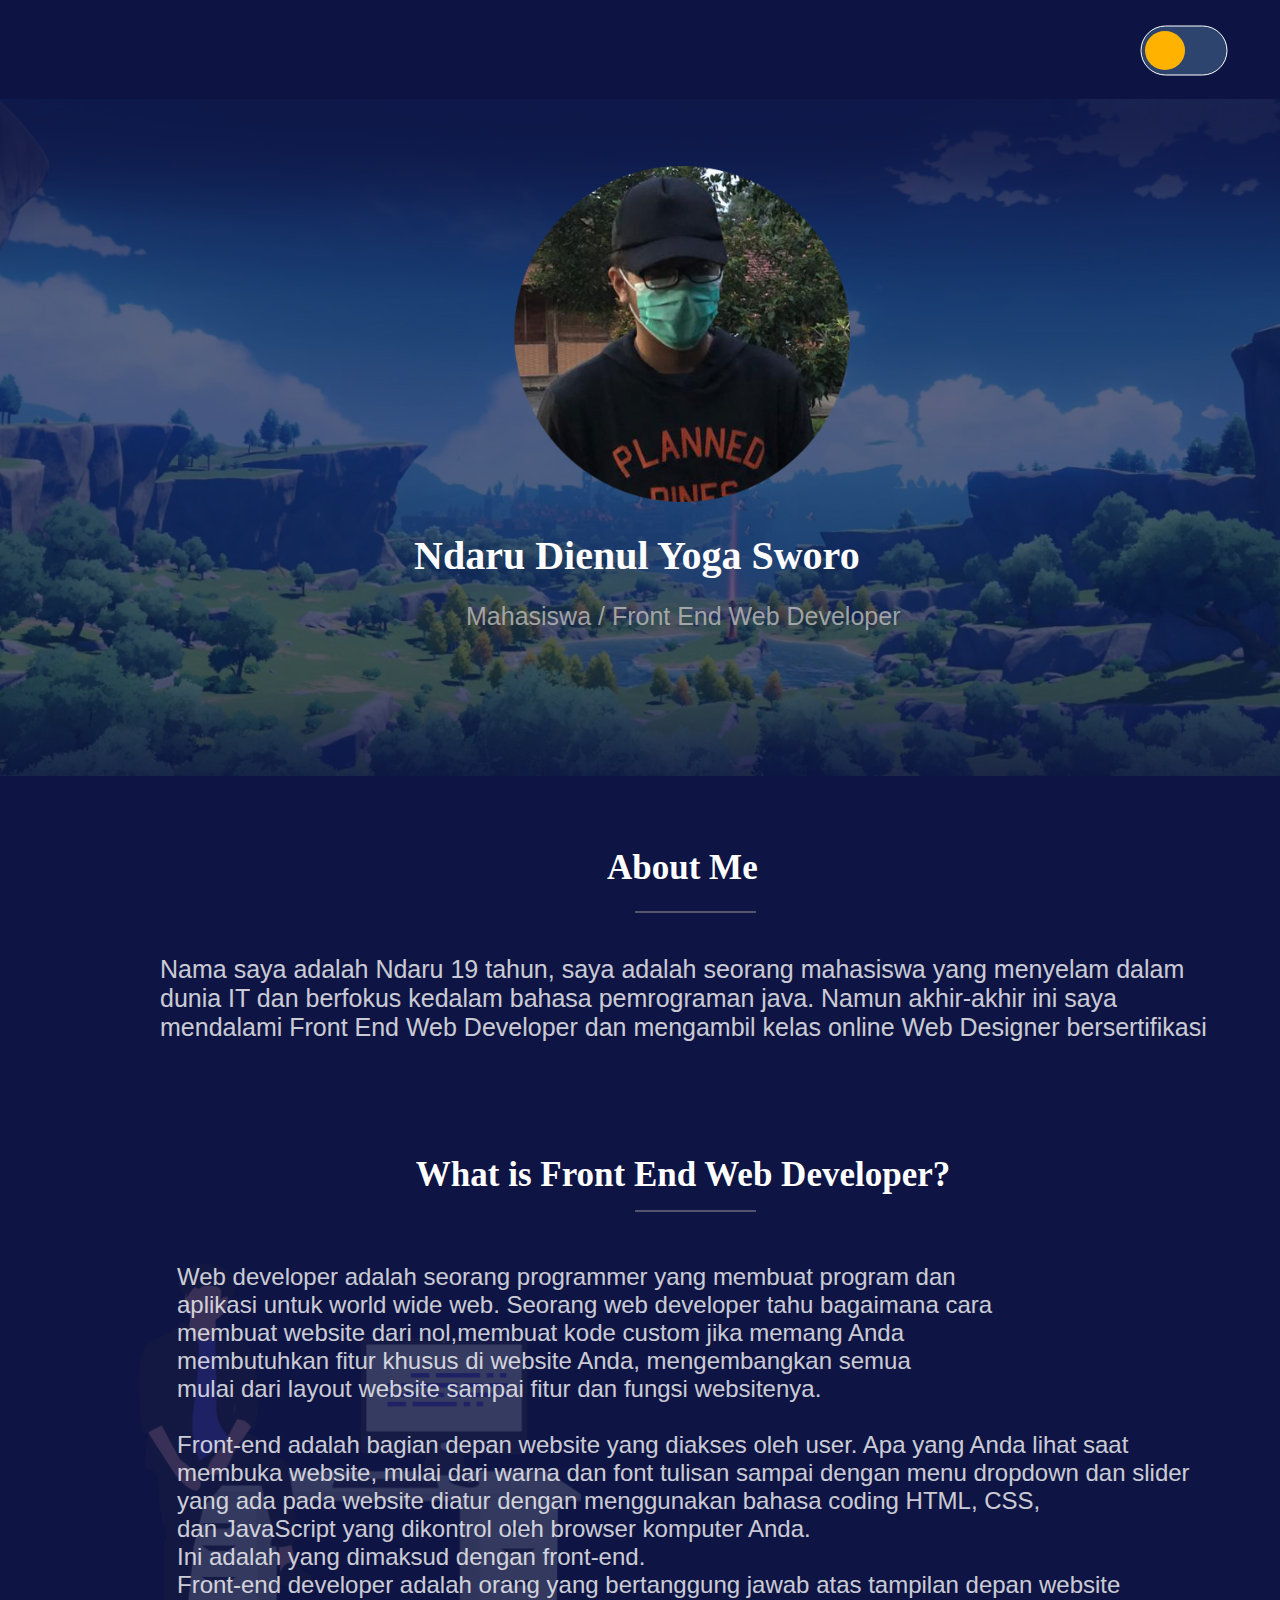
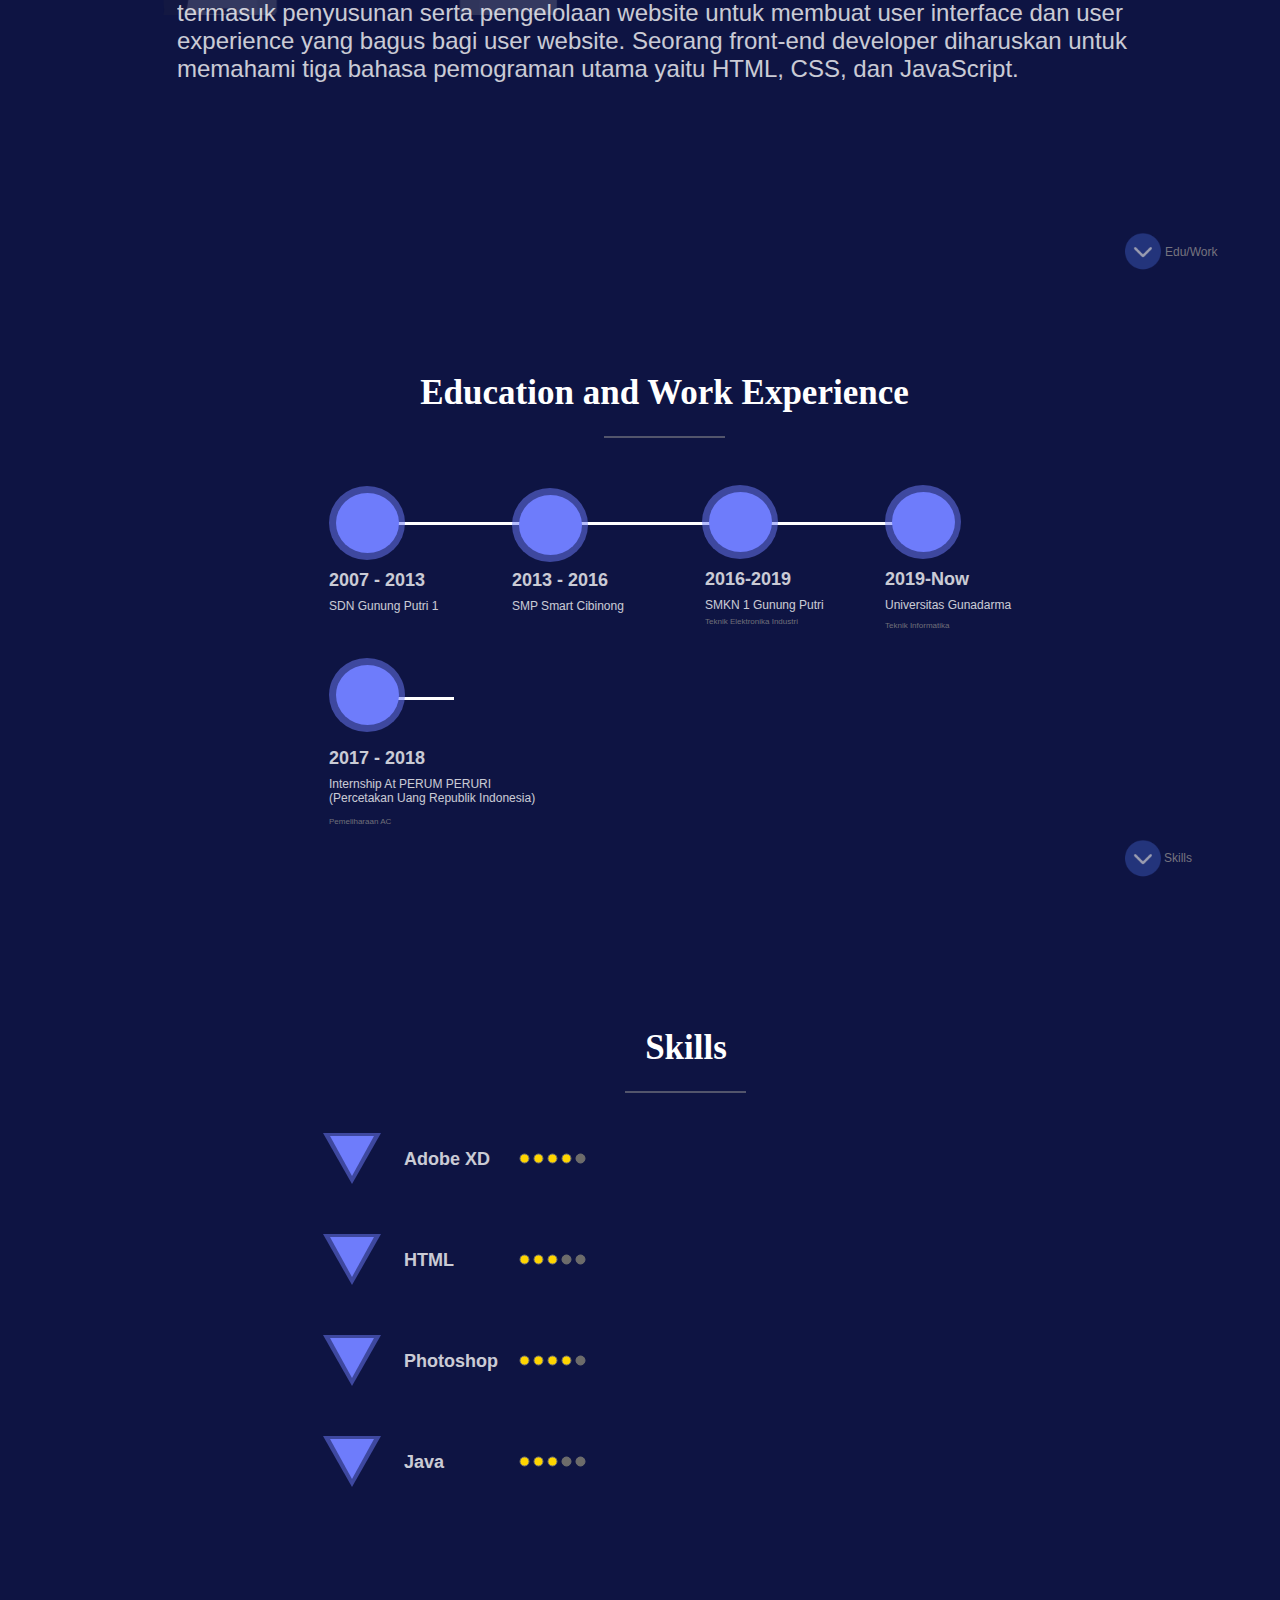
<file: index.html>
<!DOCTYPE html>
<html>
<head>
<meta charset="utf-8"/>
<meta http-equiv="X-UA-Compatible" content="IE=edge"/>
<meta name="viewport" content="width=device-width, initial-scale=1.0">
<title>Ndaru Dienul YS</title>
<link rel="stylesheet" type="text/css" id="applicationStylesheet" href="index.css"/>
<script id="applicationScript" type="text/javascript" src="index.js"></script>
</head>
<body>
<div id="Ndaru_Dienul_YS">
	<svg class="Rectangle_1">
		<rect id="Rectangle_1" rx="0" ry="0" x="0" y="0" width="1366" height="100">
		</rect>
	</svg>
	<svg class="Rectangle_4">
		<rect id="Rectangle_4" rx="0" ry="0" x="0" y="0" width="1366" height="1051">
		</rect>
	</svg>
	<img id="ppek" src="ppek.png" srcset="ppek.png 1x, ppek@2x.png 2x">
		
	<svg class="Rectangle_3">
		<rect id="Rectangle_3" rx="0" ry="0" x="0" y="0" width="1366" height="848">
		</rect>
	</svg>
	<img id="WhatsApp_Image_2021-03-03_at_1" src="WhatsApp_Image_2021-03-03_at_1.png" srcset="WhatsApp_Image_2021-03-03_at_1.png 1x, WhatsApp_Image_2021-03-03_at_1@2x.png 2x">
		
	<div id="Ndaru_Dienul_Yoga_Sworo">
		<span>Ndaru Dienul Yoga Sworo</span>
	</div>
	<div id="Mahasiswa__Front_End_Web_Devel">
		<span>Mahasiswa / Front End Web Developer</span>
	</div>
	<svg class="Rectangle_2">
		<rect id="Rectangle_2" rx="0" ry="0" x="0" y="0" width="1366" height="2643">
		</rect>
	</svg>
	<div id="Group_1">
		<div id="About_Me">
			<span>About Me</span>
		</div>
		<svg class="Line_1" viewBox="0 0 121 1">
			<path id="Line_1" d="M 0 0 L 121 0">
			</path>
		</svg>
		<div id="Nama_saya_adalah_Ndaru_19_tahu">
			<span>Nama saya adalah Ndaru 19 tahun, saya adalah seorang mahasiswa yang menyelam dalam<br/>dunia IT dan berfokus kedalam bahasa pemrograman java. Namun akhir-akhir ini saya<br/>mendalami Front End Web Developer dan mengambil kelas online Web Designer bersertifikasi</span>
		</div>
	</div>
	<div id="Group_21">
		<img id="aboutme" src="aboutme.png" srcset="aboutme.png 1x, aboutme@2x.png 2x">
			
		<div id="What_is_Front_End_Web_Develope">
			<span>What is Front End Web Developer?</span>
		</div>
		<svg class="Line_1_w" viewBox="0 0 121 1">
			<path id="Line_1_w" d="M 0 0 L 121 0">
			</path>
		</svg>
		<div id="Web_developer_adalah_seorang_p">
			<span>Web developer adalah seorang programmer yang membuat program dan<br/>aplikasi untuk world wide web. Seorang web developer tahu bagaimana cara <br/>membuat website dari nol,membuat kode custom jika memang Anda<br/>membutuhkan fitur khusus di website Anda, mengembangkan semua <br/>mulai dari layout website sampai fitur dan fungsi websitenya.<br/><br/>Front-end adalah bagian depan website yang diakses oleh user. Apa yang Anda lihat saat<br/>membuka website, mulai dari warna dan font tulisan sampai dengan menu dropdown dan slider<br/>yang ada pada website diatur dengan menggunakan bahasa coding HTML, CSS,<br/>dan JavaScript yang dikontrol oleh browser komputer Anda. <br/>Ini adalah yang dimaksud dengan front-end.<br/>Front-end developer adalah orang yang bertanggung jawab atas tampilan depan website<br/>termasuk penyusunan serta pengelolaan website untuk membuat user interface dan user<br/>experience yang bagus bagi user website. Seorang front-end developer diharuskan untuk<br/>memahami tiga bahasa pemograman utama yaitu HTML, CSS, dan JavaScript.</span><br>
		</div>
	</div>
	<div id="Group_2">
		<div id="Education_and_Work_Experience">
			<span>Education and Work Experience</span>
		</div>
		<svg class="Line_1_" viewBox="0 0 121 1">
			<path id="Line_1_" d="M 0 0 L 121 0">
			</path>
		</svg>
	</div>
	<div id="Group_19">
		<div id="Skills">
			<span>Skills</span>
		</div>
		<svg class="Line_1_ba" viewBox="0 0 121 1">
			<path id="Line_1_ba" d="M 0 0 L 121 0">
			</path>
		</svg>
	</div>
	<img id="png-transparent-computer-icons" src="png-transparent-computer-icons.png" srcset="png-transparent-computer-icons.png 1x, png-transparent-computer-icons@2x.png 2x">
		
	<img id="png-transparent-computer-icons_" src="png-transparent-computer-icons_.png" srcset="png-transparent-computer-icons_.png 1x, png-transparent-computer-icons_@2x.png 2x">
		
	<div id="Group_8">
		<div id="ID2007_-_2013">
			<span>2007 - 2013</span>
		</div>
		<div id="ID2013_-_2016">
			<span>2013 - 2016</span>
		</div>
		<div id="SDN_Gunung_Putri_1">
			<span>SDN Gunung Putri 1</span>
		</div>
	</div>
	<div id="Group_14">
		<div id="ID2017_-_2018">
			<span>2017 - 2018</span>
		</div>
		<div id="Internship_At_PERUM_PERURI__Pe">
			<span>Internship At PERUM PERURI <br/>(Percetakan Uang Republik Indonesia)</span>
		</div>
	</div>
	<div id="Group_9">
		<div id="SMP_Smart_Cibinong">
			<span>SMP Smart Cibinong</span>
		</div>
	</div>
	<div id="Group_10">
		<div id="ID2016-2019">
			<span>2016-2019</span>
		</div>
		<div id="SMKN_1_Gunung_Putri">
			<span>SMKN 1 Gunung Putri</span>
		</div>
	</div>
	<div id="Group_11">
		<div id="ID2019-Now">
			<span>2019-Now</span>
		</div>
		<div id="Universitas_Gunadarma">
			<span>Universitas Gunadarma</span>
		</div>
		<div id="Teknik_Informatika">
			<span>Teknik Informatika</span>
		</div>
		<div id="Teknik_Elektronika_Industri">
			<span>Teknik Elektronika Industri</span>
		</div>
		<div id="Pemeliharaan_AC">
			<span>Pemeliharaan AC</span>
		</div>
	</div>
	<div id="EduWork">
		<span>Edu/Work</span>
	</div>
	<div id="Skills_bp">
		<span>Skills</span>
	</div>
	<svg class="Rectangle_5">
		<rect id="Rectangle_5" rx="0" ry="0" x="0" y="0" width="561" height="3">
		</rect>
	</svg>
	<svg class="Rectangle_6">
		<rect id="Rectangle_6" rx="0" ry="0" x="0" y="0" width="108" height="3">
		</rect>
	</svg>
	<div id="Group_3">
		<svg class="Ellipse_1">
			<ellipse id="Ellipse_1" rx="38" ry="37" cx="38" cy="37">
			</ellipse>
		</svg>
		<svg class="Ellipse_2">
			<ellipse id="Ellipse_2" rx="31.5" ry="30" cx="31.5" cy="30">
			</ellipse>
		</svg>
	</div>
	<div id="Group_13">
		<svg class="Ellipse_1_bw">
			<ellipse id="Ellipse_1_bw" rx="38" ry="37" cx="38" cy="37">
			</ellipse>
		</svg>
		<svg class="Ellipse_2_bx">
			<ellipse id="Ellipse_2_bx" rx="31.5" ry="30" cx="31.5" cy="30">
			</ellipse>
		</svg>
	</div>
	<div id="Group_4">
		<svg class="Ellipse_1_bz">
			<ellipse id="Ellipse_1_bz" rx="38" ry="37" cx="38" cy="37">
			</ellipse>
		</svg>
		<svg class="Ellipse_2_b">
			<ellipse id="Ellipse_2_b" rx="31.5" ry="30" cx="31.5" cy="30">
			</ellipse>
		</svg>
	</div>
	<div id="Group_5">
		<svg class="Ellipse_1_b">
			<ellipse id="Ellipse_1_b" rx="38" ry="37" cx="38" cy="37">
			</ellipse>
		</svg>
		<svg class="Ellipse_2_ca">
			<ellipse id="Ellipse_2_ca" rx="31.5" ry="30" cx="31.5" cy="30">
			</ellipse>
		</svg>
	</div>
	<div id="Group_6">
		<svg class="Ellipse_1_ca">
			<ellipse id="Ellipse_1_ca" rx="38" ry="37" cx="38" cy="37">
			</ellipse>
		</svg>
		<svg class="Ellipse_2_cb">
			<ellipse id="Ellipse_2_cb" rx="31.5" ry="30" cx="31.5" cy="30">
			</ellipse>
		</svg>
	</div>
	<div id="Group_15">
		<svg class="Polygon_1" viewBox="0 0 44 40">
			<path id="Polygon_1" d="M 21.99999809265137 0 L 44 40 L 0 40 Z">
			</path>
		</svg>
		<svg class="Polygon_2" viewBox="0 0 58 51">
			<path id="Polygon_2" d="M 29.00000190734863 0 L 58.00000762939453 51 L 0 51 Z">
			</path>
		</svg>
		<div id="Adobe_XD">
			<span>Adobe XD</span>
		</div>
		<svg class="Ellipse_3">
			<ellipse id="Ellipse_3" rx="4.5" ry="4.5" cx="4.5" cy="4.5">
			</ellipse>
		</svg>
		<svg class="Ellipse_4">
			<ellipse id="Ellipse_4" rx="4.5" ry="4.5" cx="4.5" cy="4.5">
			</ellipse>
		</svg>
		<svg class="Ellipse_5">
			<ellipse id="Ellipse_5" rx="4.5" ry="4.5" cx="4.5" cy="4.5">
			</ellipse>
		</svg>
		<svg class="Ellipse_6">
			<ellipse id="Ellipse_6" rx="4.5" ry="4.5" cx="4.5" cy="4.5">
			</ellipse>
		</svg>
		<svg class="Ellipse_7">
			<ellipse id="Ellipse_7" rx="4.5" ry="4.5" cx="4.5" cy="4.5">
			</ellipse>
		</svg>
	</div>
	<div id="Group_16">
		<svg class="Polygon_1_ch" viewBox="0 0 44 40">
			<path id="Polygon_1_ch" d="M 21.99999809265137 0 L 44 40 L 0 40 Z">
			</path>
		</svg>
		<svg class="Polygon_2_ci" viewBox="0 0 58 51">
			<path id="Polygon_2_ci" d="M 29.00000190734863 0 L 58.00000762939453 51 L 0 51 Z">
			</path>
		</svg>
		<div id="HTML">
			<span>HTML</span>
		</div>
		<svg class="Ellipse_3_ck">
			<ellipse id="Ellipse_3_ck" rx="4.5" ry="4.5" cx="4.5" cy="4.5">
			</ellipse>
		</svg>
		<svg class="Ellipse_4_cl">
			<ellipse id="Ellipse_4_cl" rx="4.5" ry="4.5" cx="4.5" cy="4.5">
			</ellipse>
		</svg>
		<svg class="Ellipse_5_cm">
			<ellipse id="Ellipse_5_cm" rx="4.5" ry="4.5" cx="4.5" cy="4.5">
			</ellipse>
		</svg>
		<svg class="Ellipse_6_cn">
			<ellipse id="Ellipse_6_cn" rx="4.5" ry="4.5" cx="4.5" cy="4.5">
			</ellipse>
		</svg>
		<svg class="Ellipse_7_co">
			<ellipse id="Ellipse_7_co" rx="4.5" ry="4.5" cx="4.5" cy="4.5">
			</ellipse>
		</svg>
	</div>
	<div id="Group_17">
		<svg class="Polygon_1_cq" viewBox="0 0 44 40">
			<path id="Polygon_1_cq" d="M 21.99999809265137 0 L 44 40 L 0 40 Z">
			</path>
		</svg>
		<svg class="Polygon_2_cr" viewBox="0 0 58 51">
			<path id="Polygon_2_cr" d="M 29.00000190734863 0 L 58.00000762939453 51 L 0 51 Z">
			</path>
		</svg>
		<div id="Photoshop">
			<span>Photoshop</span>
		</div>
		<svg class="Ellipse_3_ct">
			<ellipse id="Ellipse_3_ct" rx="4.5" ry="4.5" cx="4.5" cy="4.5">
			</ellipse>
		</svg>
		<svg class="Ellipse_4_cu">
			<ellipse id="Ellipse_4_cu" rx="4.5" ry="4.5" cx="4.5" cy="4.5">
			</ellipse>
		</svg>
		<svg class="Ellipse_5_cv">
			<ellipse id="Ellipse_5_cv" rx="4.5" ry="4.5" cx="4.5" cy="4.5">
			</ellipse>
		</svg>
		<svg class="Ellipse_6_cw">
			<ellipse id="Ellipse_6_cw" rx="4.5" ry="4.5" cx="4.5" cy="4.5">
			</ellipse>
		</svg>
		<svg class="Ellipse_7_cx">
			<ellipse id="Ellipse_7_cx" rx="4.5" ry="4.5" cx="4.5" cy="4.5">
			</ellipse>
		</svg>
	</div>
	<div id="Group_18">
		<svg class="Polygon_1_cz" viewBox="0 0 44 40">
			<path id="Polygon_1_cz" d="M 21.99999809265137 0 L 44 40 L 0 40 Z">
			</path>
		</svg>
		<svg class="Polygon_2_c" viewBox="0 0 58 51">
			<path id="Polygon_2_c" d="M 29.00000190734863 0 L 58.00000762939453 51 L 0 51 Z">
			</path>
		</svg>
		<div id="Java">
			<span>Java</span>
		</div>
		<svg class="Ellipse_3_c">
			<ellipse id="Ellipse_3_c" rx="4.5" ry="4.5" cx="4.5" cy="4.5">
			</ellipse>
		</svg>
		<svg class="Ellipse_4_c">
			<ellipse id="Ellipse_4_c" rx="4.5" ry="4.5" cx="4.5" cy="4.5">
			</ellipse>
		</svg>
		<svg class="Ellipse_5_c">
			<ellipse id="Ellipse_5_c" rx="4.5" ry="4.5" cx="4.5" cy="4.5">
			</ellipse>
		</svg>
		<svg class="Ellipse_6_c">
			<ellipse id="Ellipse_6_c" rx="4.5" ry="4.5" cx="4.5" cy="4.5">
			</ellipse>
		</svg>
		<svg class="Ellipse_7_c">
			<ellipse id="Ellipse_7_c" rx="4.5" ry="4.5" cx="4.5" cy="4.5">
			</ellipse>
		</svg>
	</div>
	<div onclick="application.goToTargetView(event)" id="Component_2__1" class="Component_2___1">
		<svg class="Rectangle_7">
			<rect id="Rectangle_7" rx="24.5" ry="24.5" x="0" y="0" width="86" height="49">
			</rect>
		</svg>
		<svg class="Ellipse_8">
			<ellipse id="Ellipse_8" rx="20" ry="19.5" cx="20" cy="19.5">
			</ellipse>
		</svg>
	</div>
</div>
</body>
</html>
</file>
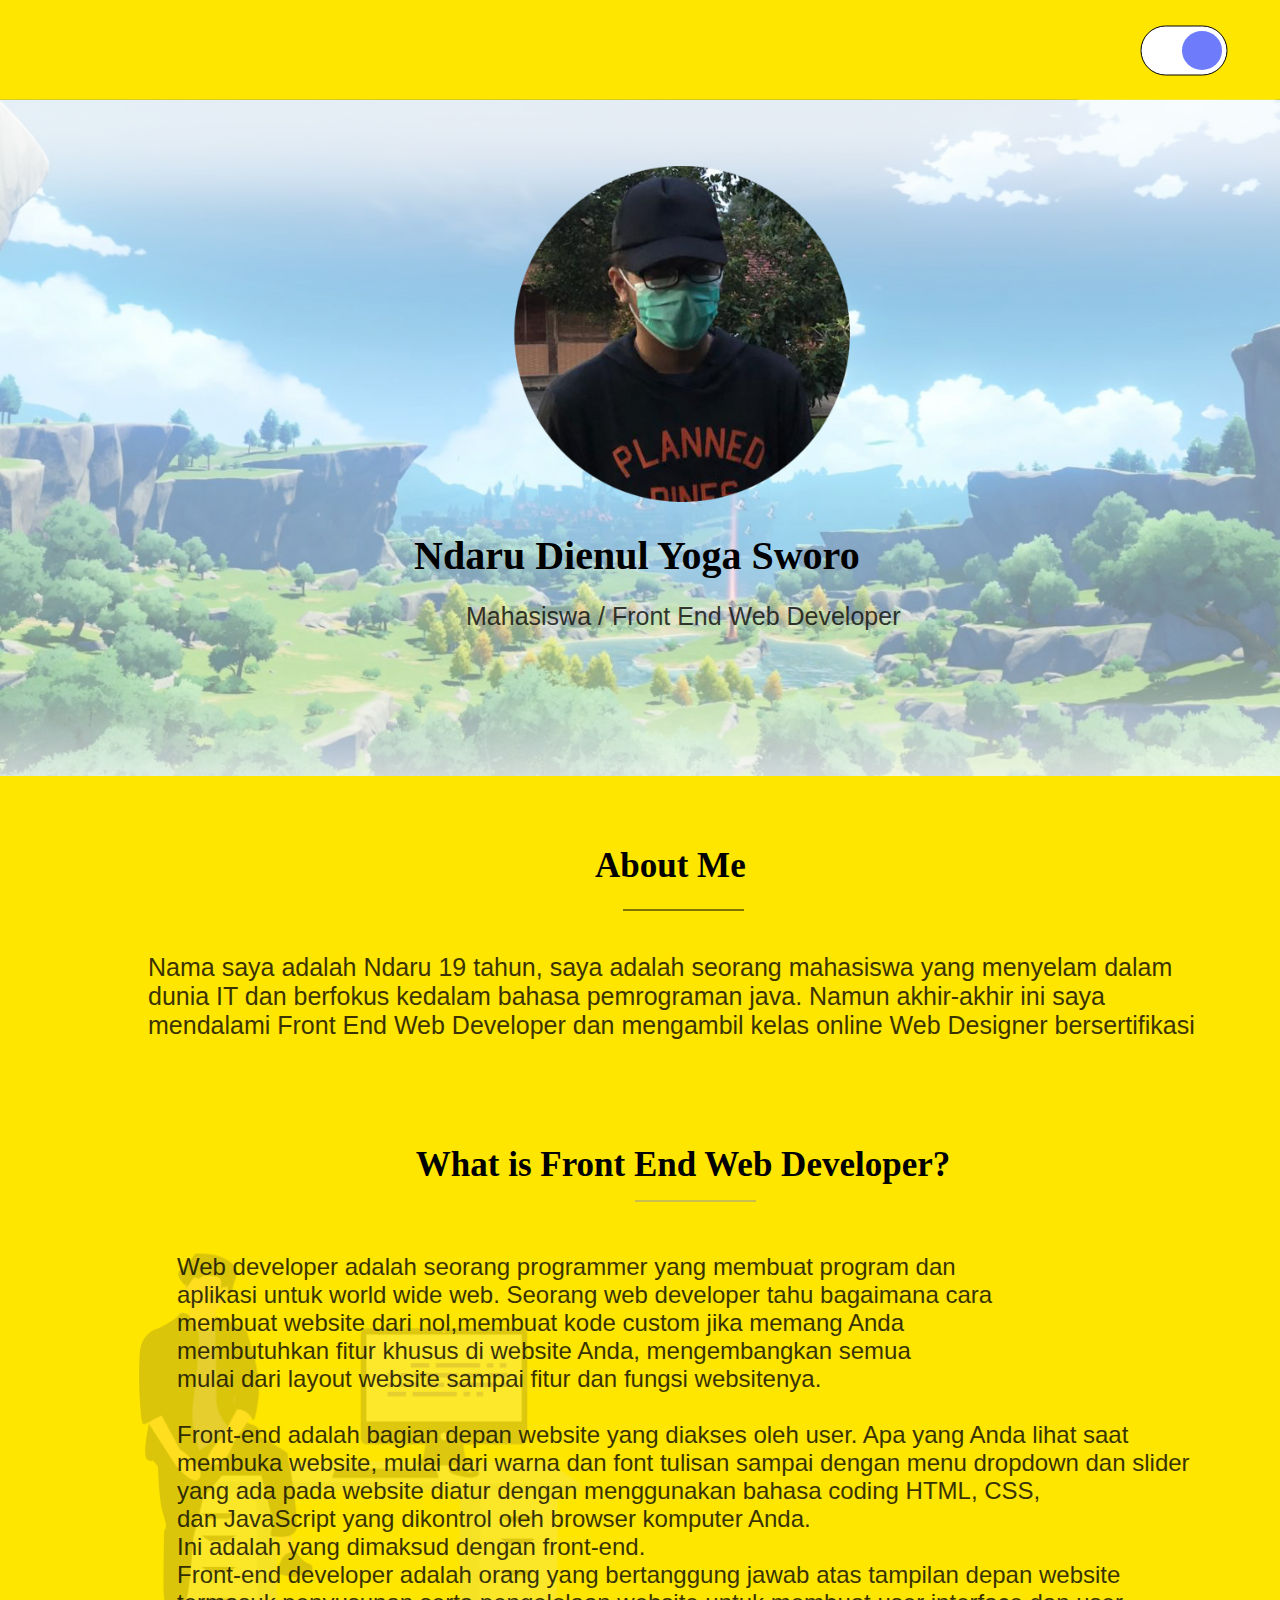
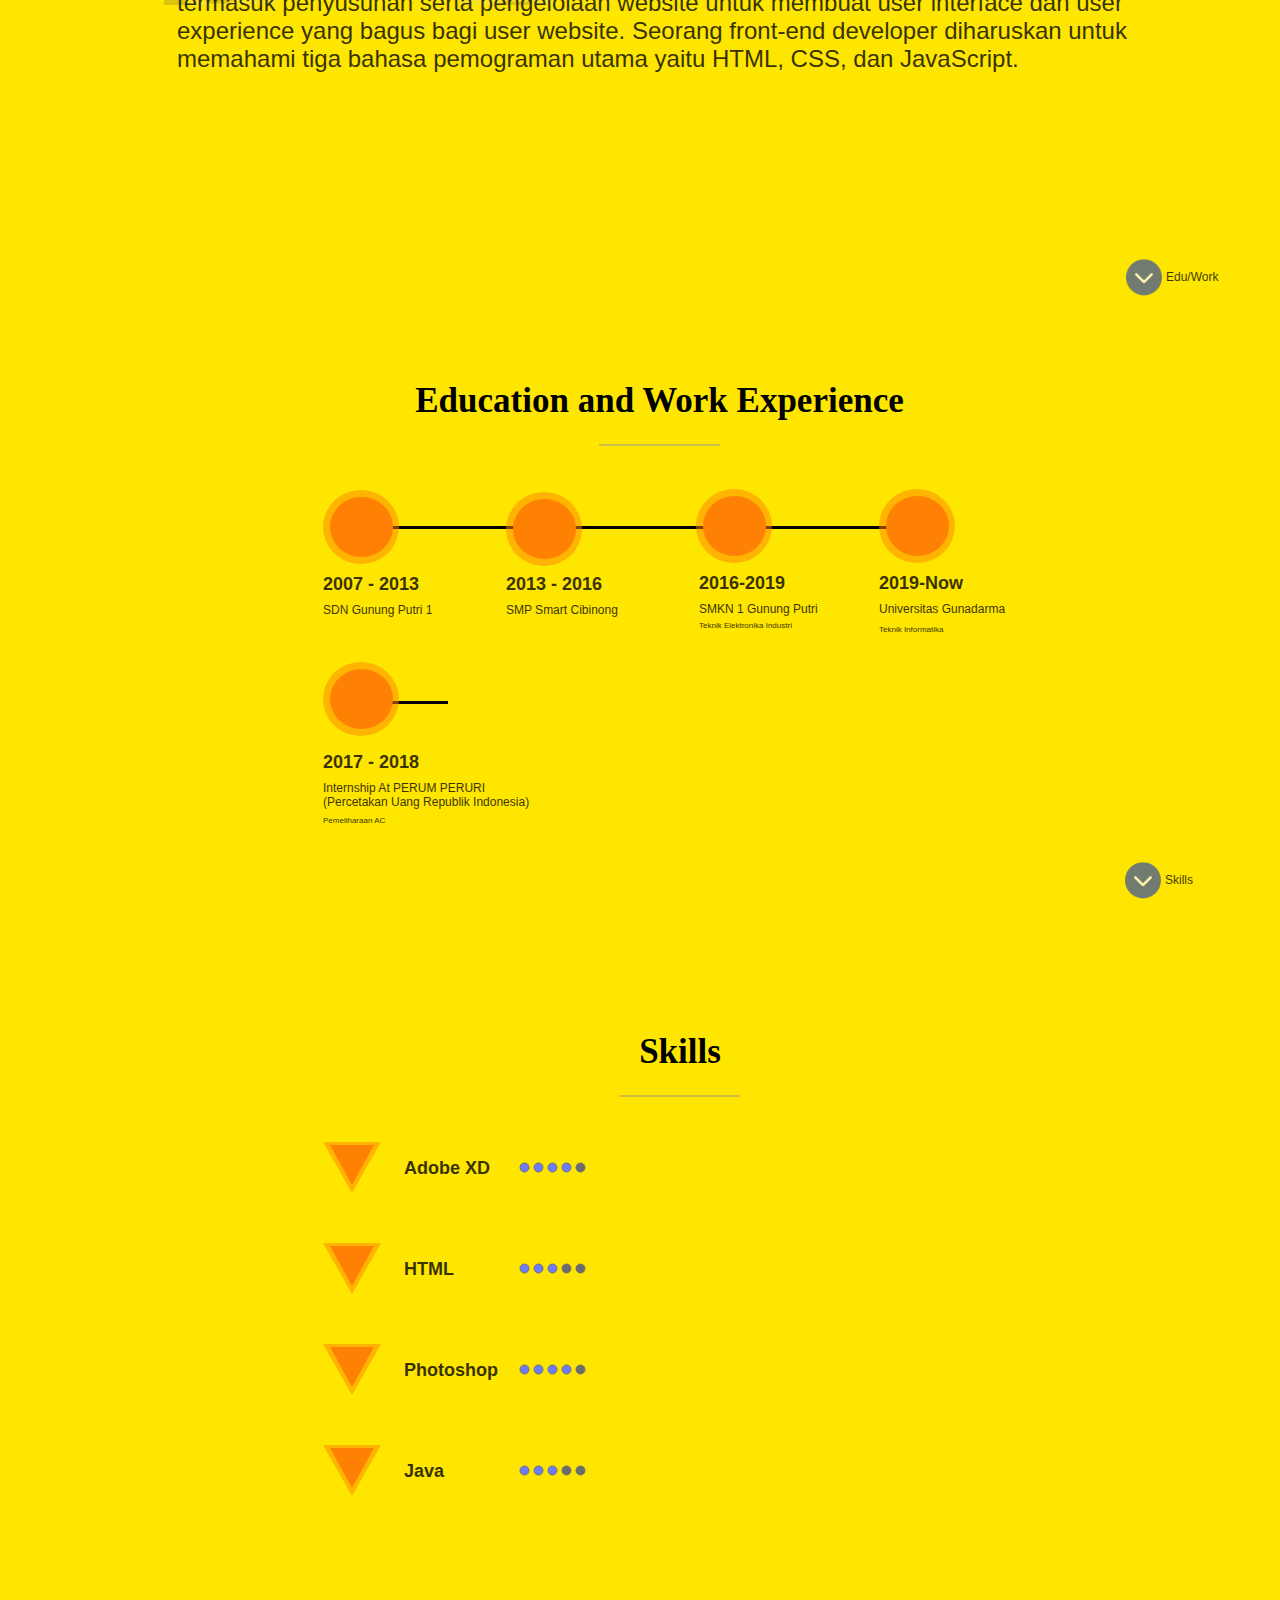
<file: Light.html>
<!DOCTYPE html>
<html>
<head>
<meta charset="utf-8"/>
<meta http-equiv="X-UA-Compatible" content="IE=edge"/>
<meta name="viewport" content="width=device-width, initial-scale=1.0">
<title>Ndaru Dienul YS light</title>
<link rel="stylesheet" type="text/css" id="applicationStylesheet" href="Light.css"/>
<script id="applicationScript" type="text/javascript" src="Light.js"></script>
</head>
<body>
<div id="Ndaru_Dienul_YS_light">
	<svg class="Rectangle_1">
		<rect id="Rectangle_1" rx="0" ry="0" x="0" y="0" width="1366" height="100">
		</rect>
	</svg>
	<svg class="Rectangle_4">
		<rect id="Rectangle_4" rx="0" ry="0" x="0" y="0" width="1366" height="1051">
		</rect>
	</svg>
	<img id="ppek" src="ppek.png" srcset="ppek.png 1x, ppek@2x.png 2x">
		
	<svg class="Rectangle_3">
		<rect id="Rectangle_3" rx="0" ry="0" x="0" y="0" width="1366" height="676">
		</rect>
	</svg>
	<img id="WhatsApp_Image_2021-03-03_at_1" src="WhatsApp_Image_2021-03-03_at_1.png" srcset="WhatsApp_Image_2021-03-03_at_1.png 1x, WhatsApp_Image_2021-03-03_at_1@2x.png 2x">
		
	<div id="Ndaru_Dienul_Yoga_Sworo">
		<span>Ndaru Dienul Yoga Sworo</span>
	</div>
	<div id="Mahasiswa__Front_End_Web_Devel">
		<span>Mahasiswa / Front End Web Developer</span>
	</div>
	<svg class="Rectangle_2">
		<rect id="Rectangle_2" rx="0" ry="0" x="0" y="0" width="1366" height="2643">
		</rect>
	</svg>
	<div id="Group_1">
		<div id="About_Me">
			<span>About Me</span>
		</div>
		<svg class="Line_1" viewBox="0 0 121 1">
			<path id="Line_1" d="M 0 0 L 121 0">
			</path>
		</svg>
		<div id="Nama_saya_adalah_Ndaru_19_tahu">
			<span>Nama saya adalah Ndaru 19 tahun, saya adalah seorang mahasiswa yang menyelam dalam<br/>dunia IT dan berfokus kedalam bahasa pemrograman java. Namun akhir-akhir ini saya<br/>mendalami Front End Web Developer dan mengambil kelas online Web Designer bersertifikasi</span>
		</div>
	</div>
	<div id="Group_2">
		<div id="Education_and_Work_Experience">
			<span>Education and Work Experience</span>
		</div>
		<svg class="Line_1_v" viewBox="0 0 121 1">
			<path id="Line_1_v" d="M 0 0 L 121 0">
			</path>
		</svg>
	</div>
	<div id="Group_19">
		<div id="Skills">
			<span>Skills</span>
		</div>
		<svg class="Line_1_y" viewBox="0 0 121 1">
			<path id="Line_1_y" d="M 0 0 L 121 0">
			</path>
		</svg>
	</div>
	<img id="png-transparent-computer-icons" src="png-transparent-computer-icons.png" srcset="png-transparent-computer-icons.png 1x, png-transparent-computer-icons@2x.png 2x">
		
	<img id="png-transparent-computer-icons_" src="png-transparent-computer-icons_.png" srcset="png-transparent-computer-icons_.png 1x, png-transparent-computer-icons_@2x.png 2x">
		
	<div id="Group_8">
		<div id="ID2007_-_2013">
			<span>2007 - 2013</span>
		</div>
		<div id="ID2013_-_2016">
			<span>2013 - 2016</span>
		</div>
		<div id="SDN_Gunung_Putri_1">
			<span>SDN Gunung Putri 1</span>
		</div>
	</div>
	<div id="Group_14">
		<div id="ID2017_-_2018">
			<span>2017 - 2018</span>
		</div>
		<div id="Internship_At_PERUM_PERURI__Pe">
			<span>Internship At PERUM PERURI <br/>(Percetakan Uang Republik Indonesia)</span>
		</div>
	</div>
	<div id="Group_9">
		<div id="SMP_Smart_Cibinong">
			<span>SMP Smart Cibinong</span>
		</div>
	</div>
	<div id="Group_10">
		<div id="ID2016-2019">
			<span>2016-2019</span>
		</div>
		<div id="SMKN_1_Gunung_Putri">
			<span>SMKN 1 Gunung Putri</span>
		</div>
	</div>
	<div id="Group_11">
		<div id="ID2019-Now">
			<span>2019-Now</span>
		</div>
		<div id="Universitas_Gunadarma">
			<span>Universitas Gunadarma</span>
		</div>
		<div id="Teknik_Informatika">
			<span>Teknik Informatika</span>
		</div>
		<div id="Teknik_Elektronika_Industri">
			<span>Teknik Elektronika Industri</span>
		</div>
		<div id="Pemeliharaan_AC">
			<span>Pemeliharaan AC</span>
		</div>
	</div>
	<div id="EduWork">
		<span>Edu/Work</span>
	</div>
	<div id="Skills_bk">
		<span>Skills</span>
	</div>
	<svg class="Rectangle_5">
		<rect id="Rectangle_5" rx="0" ry="0" x="0" y="0" width="561" height="3">
		</rect>
	</svg>
	<svg class="Rectangle_6">
		<rect id="Rectangle_6" rx="0" ry="0" x="0" y="0" width="108" height="3">
		</rect>
	</svg>
	<div id="Group_3">
		<svg class="Ellipse_1">
			<ellipse id="Ellipse_1" rx="38" ry="37" cx="38" cy="37">
			</ellipse>
		</svg>
		<svg class="Ellipse_2">
			<ellipse id="Ellipse_2" rx="31.5" ry="30" cx="31.5" cy="30">
			</ellipse>
		</svg>
	</div>
	<div id="Group_13">
		<svg class="Ellipse_1_br">
			<ellipse id="Ellipse_1_br" rx="38" ry="37" cx="38" cy="37">
			</ellipse>
		</svg>
		<svg class="Ellipse_2_bs">
			<ellipse id="Ellipse_2_bs" rx="31.5" ry="30" cx="31.5" cy="30">
			</ellipse>
		</svg>
	</div>
	<div id="Group_4">
		<svg class="Ellipse_1_bu">
			<ellipse id="Ellipse_1_bu" rx="38" ry="37" cx="38" cy="37">
			</ellipse>
		</svg>
		<svg class="Ellipse_2_bv">
			<ellipse id="Ellipse_2_bv" rx="31.5" ry="30" cx="31.5" cy="30">
			</ellipse>
		</svg>
	</div>
	<div id="Group_5">
		<svg class="Ellipse_1_bx">
			<ellipse id="Ellipse_1_bx" rx="38" ry="37" cx="38" cy="37">
			</ellipse>
		</svg>
		<svg class="Ellipse_2_by">
			<ellipse id="Ellipse_2_by" rx="31.5" ry="30" cx="31.5" cy="30">
			</ellipse>
		</svg>
	</div>
	<div id="Group_6">
		<svg class="Ellipse_1_b">
			<ellipse id="Ellipse_1_b" rx="38" ry="37" cx="38" cy="37">
			</ellipse>
		</svg>
		<svg class="Ellipse_2_b">
			<ellipse id="Ellipse_2_b" rx="31.5" ry="30" cx="31.5" cy="30">
			</ellipse>
		</svg>
	</div>
	<div id="Group_15">
		<svg class="Polygon_1" viewBox="0 0 44 40">
			<path id="Polygon_1" d="M 21.99999809265137 0 L 44 40 L 0 40 Z">
			</path>
		</svg>
		<svg class="Polygon_2" viewBox="0 0 58 51">
			<path id="Polygon_2" d="M 29.00000190734863 0 L 58.00000762939453 51 L 0 51 Z">
			</path>
		</svg>
		<div id="Adobe_XD">
			<span>Adobe XD</span>
		</div>
		<svg class="Ellipse_3">
			<ellipse id="Ellipse_3" rx="4.5" ry="4.5" cx="4.5" cy="4.5">
			</ellipse>
		</svg>
		<svg class="Ellipse_4">
			<ellipse id="Ellipse_4" rx="4.5" ry="4.5" cx="4.5" cy="4.5">
			</ellipse>
		</svg>
		<svg class="Ellipse_5">
			<ellipse id="Ellipse_5" rx="4.5" ry="4.5" cx="4.5" cy="4.5">
			</ellipse>
		</svg>
		<svg class="Ellipse_6">
			<ellipse id="Ellipse_6" rx="4.5" ry="4.5" cx="4.5" cy="4.5">
			</ellipse>
		</svg>
		<svg class="Ellipse_7">
			<ellipse id="Ellipse_7" rx="4.5" ry="4.5" cx="4.5" cy="4.5">
			</ellipse>
		</svg>
	</div>
	<div id="Group_16">
		<svg class="Polygon_1_cc" viewBox="0 0 44 40">
			<path id="Polygon_1_cc" d="M 21.99999809265137 0 L 44 40 L 0 40 Z">
			</path>
		</svg>
		<svg class="Polygon_2_cd" viewBox="0 0 58 51">
			<path id="Polygon_2_cd" d="M 29.00000190734863 0 L 58.00000762939453 51 L 0 51 Z">
			</path>
		</svg>
		<div id="HTML">
			<span>HTML</span>
		</div>
		<svg class="Ellipse_3_cf">
			<ellipse id="Ellipse_3_cf" rx="4.5" ry="4.5" cx="4.5" cy="4.5">
			</ellipse>
		</svg>
		<svg class="Ellipse_4_cg">
			<ellipse id="Ellipse_4_cg" rx="4.5" ry="4.5" cx="4.5" cy="4.5">
			</ellipse>
		</svg>
		<svg class="Ellipse_5_ch">
			<ellipse id="Ellipse_5_ch" rx="4.5" ry="4.5" cx="4.5" cy="4.5">
			</ellipse>
		</svg>
		<svg class="Ellipse_6_ci">
			<ellipse id="Ellipse_6_ci" rx="4.5" ry="4.5" cx="4.5" cy="4.5">
			</ellipse>
		</svg>
		<svg class="Ellipse_7_cj">
			<ellipse id="Ellipse_7_cj" rx="4.5" ry="4.5" cx="4.5" cy="4.5">
			</ellipse>
		</svg>
	</div>
	<div id="Group_17">
		<svg class="Polygon_1_cl" viewBox="0 0 44 40">
			<path id="Polygon_1_cl" d="M 21.99999809265137 0 L 44 40 L 0 40 Z">
			</path>
		</svg>
		<svg class="Polygon_2_cm" viewBox="0 0 58 51">
			<path id="Polygon_2_cm" d="M 29.00000190734863 0 L 58.00000762939453 51 L 0 51 Z">
			</path>
		</svg>
		<div id="Photoshop">
			<span>Photoshop</span>
		</div>
		<svg class="Ellipse_3_co">
			<ellipse id="Ellipse_3_co" rx="4.5" ry="4.5" cx="4.5" cy="4.5">
			</ellipse>
		</svg>
		<svg class="Ellipse_4_cp">
			<ellipse id="Ellipse_4_cp" rx="4.5" ry="4.5" cx="4.5" cy="4.5">
			</ellipse>
		</svg>
		<svg class="Ellipse_5_cq">
			<ellipse id="Ellipse_5_cq" rx="4.5" ry="4.5" cx="4.5" cy="4.5">
			</ellipse>
		</svg>
		<svg class="Ellipse_6_cr">
			<ellipse id="Ellipse_6_cr" rx="4.5" ry="4.5" cx="4.5" cy="4.5">
			</ellipse>
		</svg>
		<svg class="Ellipse_7_cs">
			<ellipse id="Ellipse_7_cs" rx="4.5" ry="4.5" cx="4.5" cy="4.5">
			</ellipse>
		</svg>
	</div>
	<div id="Group_18">
		<svg class="Polygon_1_cu" viewBox="0 0 44 40">
			<path id="Polygon_1_cu" d="M 21.99999809265137 0 L 44 40 L 0 40 Z">
			</path>
		</svg>
		<svg class="Polygon_2_cv" viewBox="0 0 58 51">
			<path id="Polygon_2_cv" d="M 29.00000190734863 0 L 58.00000762939453 51 L 0 51 Z">
			</path>
		</svg>
		<div id="Java">
			<span>Java</span>
		</div>
		<svg class="Ellipse_3_cx">
			<ellipse id="Ellipse_3_cx" rx="4.5" ry="4.5" cx="4.5" cy="4.5">
			</ellipse>
		</svg>
		<svg class="Ellipse_4_cy">
			<ellipse id="Ellipse_4_cy" rx="4.5" ry="4.5" cx="4.5" cy="4.5">
			</ellipse>
		</svg>
		<svg class="Ellipse_5_cz">
			<ellipse id="Ellipse_5_cz" rx="4.5" ry="4.5" cx="4.5" cy="4.5">
			</ellipse>
		</svg>
		<svg class="Ellipse_6_c">
			<ellipse id="Ellipse_6_c" rx="4.5" ry="4.5" cx="4.5" cy="4.5">
			</ellipse>
		</svg>
		<svg class="Ellipse_7_c">
			<ellipse id="Ellipse_7_c" rx="4.5" ry="4.5" cx="4.5" cy="4.5">
			</ellipse>
		</svg>
	</div>
	<div onclick="application.goToTargetView(event)" id="Group_20">
		<svg class="Rectangle_7">
			<rect id="Rectangle_7" rx="24.5" ry="24.5" x="0" y="0" width="86" height="49">
			</rect>
		</svg>
		<svg class="Ellipse_8">
			<ellipse id="Ellipse_8" rx="20" ry="19.5" cx="20" cy="19.5">
			</ellipse>
		</svg>
	</div>
	<div id="Group_22">
		<img id="aboutme" src="aboutme.png" srcset="aboutme.png 1x, aboutme@2x.png 2x">
			
		<div id="What_is_Front_End_Web_Develope">
			<span>What is Front End Web Developer?</span>
		</div>
		<svg class="Line_1_c" viewBox="0 0 121 1">
			<path id="Line_1_c" d="M 0 0 L 121 0">
			</path>
		</svg>
		<div id="Web_developer_adalah_seorang_p">
			<span>Web developer adalah seorang programmer yang membuat program dan<br/>aplikasi untuk world wide web. Seorang web developer tahu bagaimana cara <br/>membuat website dari nol,membuat kode custom jika memang Anda<br/>membutuhkan fitur khusus di website Anda, mengembangkan semua <br/>mulai dari layout website sampai fitur dan fungsi websitenya.<br/><br/>Front-end adalah bagian depan website yang diakses oleh user. Apa yang Anda lihat saat<br/>membuka website, mulai dari warna dan font tulisan sampai dengan menu dropdown dan slider<br/>yang ada pada website diatur dengan menggunakan bahasa coding HTML, CSS,<br/>dan JavaScript yang dikontrol oleh browser komputer Anda. <br/>Ini adalah yang dimaksud dengan front-end.<br/>Front-end developer adalah orang yang bertanggung jawab atas tampilan depan website<br/>termasuk penyusunan serta pengelolaan website untuk membuat user interface dan user<br/>experience yang bagus bagi user website. Seorang front-end developer diharuskan untuk<br/>memahami tiga bahasa pemograman utama yaitu HTML, CSS, dan JavaScript.</span><br>
		</div>
	</div>
</div>
</body>
</html>
</file>
<file: index.css>
.mediaViewInfo {
	--web-view-name: Ndaru Dienul YS;
	--web-view-id: Ndaru_Dienul_YS;
	--web-scale-on-resize: true;
	--web-enable-deep-linking: true;
}
:root {
	--web-view-ids: Ndaru_Dienul_YS;
}
* {
	margin: 0;
	padding: 0;
	box-sizing: border-box;
	border: none;
}
#Ndaru_Dienul_YS {
	position: absolute;
	width: 1366px;
	height: 3419px;
	background-color: rgba(253,253,253,1);
	overflow: hidden;
	--web-view-name: Ndaru Dienul YS;
	--web-view-id: Ndaru_Dienul_YS;
	--web-scale-on-resize: true;
	--web-enable-deep-linking: true;
}
@keyframes fadein {

	0% {
		opacity: 0;
	}
	100% {
		opacity: 1;
	}

}
#Rectangle_1 {
	fill: rgba(14,20,67,1);
}
.Rectangle_1 {
	position: absolute;
	overflow: visible;
	width: 1366px;
	height: 100px;
	left: 0px;
	top: 0px;
}
#Rectangle_4 {
	fill: rgba(14,20,67,1);
}
.Rectangle_4 {
	position: absolute;
	overflow: visible;
	width: 1366px;
	height: 1051px;
	left: 0px;
	top: 96px;
}
#ppek {
	position: absolute;
	width: 1366px;
	height: 768px;
	left: 0px;
	top: 99px;
	overflow: visible;
}
#Rectangle_3 {
	opacity: 0.67;
	fill: rgba(14,20,67,1);
}
.Rectangle_3 {
	position: absolute;
	overflow: visible;
	width: 1366px;
	height: 848px;
	left: 0px;
	top: 0px;
}
#WhatsApp_Image_2021-03-03_at_1 {
	position: absolute;
	width: 644px;
	height: 860px;
	left: 371px;
	top: -65px;
	overflow: visible;
}
#Ndaru_Dienul_Yoga_Sworo {
	left: 414px;
	top: 532px;
	position: absolute;
	overflow: visible;
	width: 539px;
	white-space: nowrap;
	text-align: left;
	font-family: League Spartan;
	font-style: normal;
	font-weight: bold;
	font-size: 40px;
	color: rgba(253,253,253,1);
}
#Mahasiswa__Front_End_Web_Devel {
	opacity: 0.78;
	left: 466px;
	top: 602px;
	position: absolute;
	overflow: visible;
	width: 436px;
	white-space: nowrap;
	text-align: left;
	font-family: Arial;
	font-style: normal;
	font-weight: normal;
	font-size: 25px;
	color: rgba(191,191,191,1);
}
#Rectangle_2 {
	fill: rgba(14,20,67,1);
}
.Rectangle_2 {
	position: absolute;
	overflow: visible;
	width: 1366px;
	height: 2643px;
	left: 0px;
	top: 776px;
}
#Group_1 {
	position: absolute;
	width: 1047px;
	height: 193px;
	left: 160px;
	top: 848px;
	overflow: visible;
}
#About_Me {
	left: 447px;
	top: 0px;
	position: absolute;
	overflow: visible;
	width: 177px;
	white-space: nowrap;
	text-align: left;
	font-family: League Spartan;
	font-style: normal;
	font-weight: bold;
	font-size: 35px;
	color: rgba(255,255,255,1);
}
#Line_1 {
	fill: transparent;
	stroke: rgba(151,150,150,1);
	stroke-width: 1px;
	stroke-linejoin: miter;
	stroke-linecap: butt;
	stroke-miterlimit: 4;
	shape-rendering: auto;
}
.Line_1 {
	overflow: visible;
	position: absolute;
	width: 121px;
	height: 1px;
	left: 474.5px;
	top: 64px;
	transform: matrix(1,0,0,1,0,0);
}
#Nama_saya_adalah_Ndaru_19_tahu {
	opacity: 0.78;
	left: 0px;
	top: 107px;
	position: absolute;
	overflow: visible;
	width: 1048px;
	white-space: nowrap;
	text-align: left;
	font-family: Arial;
	font-style: normal;
	font-weight: normal;
	font-size: 25px;
	color: rgba(255,255,255,1);
}
#Group_21 {
	position: absolute;
	width: 1051px;
	height: 555px;
	left: 139px;
	top: 1155px;
	overflow: visible;
}
#aboutme {
	opacity: 0.42;
	position: absolute;
	width: 442px;
	height: 416px;
	left: 0px;
	top: 44px;
	overflow: visible;
}
#What_is_Front_End_Web_Develope {
	left: 231px;
	top: 0px;
	position: absolute;
	overflow: visible;
	width: 626px;
	white-space: nowrap;
	text-align: center;
	font-family: League Spartan;
	font-style: normal;
	font-weight: bold;
	font-size: 35px;
	color: rgba(255,255,255,1);
}
#Line_1_w {
	fill: transparent;
	stroke: rgba(151,150,150,1);
	stroke-width: 1px;
	stroke-linejoin: miter;
	stroke-linecap: butt;
	stroke-miterlimit: 4;
	shape-rendering: auto;
}
.Line_1_w {
	overflow: visible;
	position: absolute;
	width: 121px;
	height: 1px;
	left: 495.5px;
	top: 56px;
	transform: matrix(1,0,0,1,0,0);
}
#Web_developer_adalah_seorang_p {
	opacity: 0.78;
	left: 38px;
	top: 108px;
	position: absolute;
	overflow: visible;
	width: 1014px;
	white-space: nowrap;
	text-align: left;
	font-family: Arial;
	font-style: normal;
	font-weight: normal;
	font-size: 24px;
	color: rgba(255,255,255,1);
}
#Group_2 {
	position: absolute;
	width: 574px;
	height: 64px;
	left: 377px;
	top: 1973px;
	overflow: visible;
}
#Education_and_Work_Experience {
	left: 0px;
	top: 0px;
	position: absolute;
	overflow: visible;
	width: 575px;
	white-space: nowrap;
	text-align: center;
	font-family: League Spartan;
	font-style: normal;
	font-weight: bold;
	font-size: 35px;
	color: rgba(255,255,255,1);
}
#Line_1_ {
	fill: transparent;
	stroke: rgba(151,150,150,1);
	stroke-width: 1px;
	stroke-linejoin: miter;
	stroke-linecap: butt;
	stroke-miterlimit: 4;
	shape-rendering: auto;
}
.Line_1_ {
	overflow: visible;
	position: absolute;
	width: 121px;
	height: 1px;
	left: 226.5px;
	top: 64px;
	transform: matrix(1,0,0,1,0,0);
}
#Group_19 {
	position: absolute;
	width: 121px;
	height: 64px;
	left: 625px;
	top: 2628px;
	overflow: visible;
}
#Skills {
	left: 13.5px;
	top: 0px;
	position: absolute;
	overflow: visible;
	width: 95px;
	white-space: nowrap;
	text-align: center;
	font-family: League Spartan;
	font-style: normal;
	font-weight: bold;
	font-size: 35px;
	color: rgba(255,255,255,1);
}
#Line_1_ba {
	fill: transparent;
	stroke: rgba(151,150,150,1);
	stroke-width: 1px;
	stroke-linejoin: miter;
	stroke-linecap: butt;
	stroke-miterlimit: 4;
	shape-rendering: auto;
}
.Line_1_ba {
	overflow: visible;
	position: absolute;
	width: 121px;
	height: 1px;
	left: 0px;
	top: 64px;
	transform: matrix(1,0,0,1,0,0);
}
#png-transparent-computer-icons {
	opacity: 0.77;
	position: absolute;
	width: 35.944px;
	height: 64.594px;
	left: 1125px;
	top: 1819.406px;
	overflow: visible;
}
#png-transparent-computer-icons_ {
	opacity: 0.77;
	position: absolute;
	width: 35.944px;
	height: 64.594px;
	left: 1125.056px;
	top: 2426px;
	overflow: visible;
}
#Group_8 {
	position: absolute;
	width: 279px;
	height: 43px;
	left: 329px;
	top: 2170px;
	overflow: visible;
}
#ID2007_-_2013 {
	opacity: 0.78;
	left: 0px;
	top: 0px;
	position: absolute;
	overflow: visible;
	width: 97px;
	white-space: nowrap;
	text-align: left;
	font-family: Arial;
	font-style: normal;
	font-weight: bold;
	font-size: 18px;
	color: rgba(255,255,255,1);
}
#ID2013_-_2016 {
	opacity: 0.78;
	left: 183px;
	top: 0px;
	position: absolute;
	overflow: visible;
	width: 97px;
	white-space: nowrap;
	text-align: left;
	font-family: Arial;
	font-style: normal;
	font-weight: bold;
	font-size: 18px;
	color: rgba(255,255,255,1);
}
#SDN_Gunung_Putri_1 {
	opacity: 0.78;
	left: 0px;
	top: 29px;
	position: absolute;
	overflow: visible;
	width: 110px;
	white-space: nowrap;
	text-align: left;
	font-family: Arial;
	font-style: normal;
	font-weight: normal;
	font-size: 12px;
	color: rgba(255,255,255,1);
}
#Group_14 {
	position: absolute;
	width: 206px;
	height: 57px;
	left: 329px;
	top: 2348px;
	overflow: visible;
}
#ID2017_-_2018 {
	opacity: 0.78;
	left: 0px;
	top: 0px;
	position: absolute;
	overflow: visible;
	width: 97px;
	white-space: nowrap;
	text-align: left;
	font-family: Arial;
	font-style: normal;
	font-weight: bold;
	font-size: 18px;
	color: rgba(255,255,255,1);
}
#Internship_At_PERUM_PERURI__Pe {
	opacity: 0.78;
	left: 0px;
	top: 29px;
	position: absolute;
	overflow: visible;
	width: 207px;
	white-space: nowrap;
	text-align: left;
	font-family: Arial;
	font-style: normal;
	font-weight: normal;
	font-size: 12px;
	color: rgba(255,255,255,1);
}
#Group_9 {
	position: absolute;
	width: 112px;
	height: 14px;
	left: 512px;
	top: 2199px;
	overflow: visible;
}
#SMP_Smart_Cibinong {
	opacity: 0.78;
	left: 0px;
	top: 0px;
	position: absolute;
	overflow: visible;
	width: 113px;
	white-space: nowrap;
	text-align: left;
	font-family: Arial;
	font-style: normal;
	font-weight: normal;
	font-size: 12px;
	color: rgba(255,255,255,1);
}
#Group_10 {
	position: absolute;
	width: 119px;
	height: 43px;
	left: 705px;
	top: 2169px;
	overflow: visible;
}
#ID2016-2019 {
	opacity: 0.78;
	left: 0px;
	top: 0px;
	position: absolute;
	overflow: visible;
	width: 87px;
	white-space: nowrap;
	text-align: left;
	font-family: Arial;
	font-style: normal;
	font-weight: bold;
	font-size: 18px;
	color: rgba(255,255,255,1);
}
#SMKN_1_Gunung_Putri {
	opacity: 0.78;
	left: 0px;
	top: 29px;
	position: absolute;
	overflow: visible;
	width: 120px;
	white-space: nowrap;
	text-align: left;
	font-family: Arial;
	font-style: normal;
	font-weight: normal;
	font-size: 12px;
	color: rgba(255,255,255,1);
}
#Group_11 {
	position: absolute;
	width: 682px;
	height: 257px;
	left: 329px;
	top: 2169px;
	overflow: visible;
}
#ID2019-Now {
	opacity: 0.78;
	left: 556px;
	top: 0px;
	position: absolute;
	overflow: visible;
	width: 85px;
	white-space: nowrap;
	text-align: left;
	font-family: Arial;
	font-style: normal;
	font-weight: bold;
	font-size: 18px;
	color: rgba(255,255,255,1);
}
#Universitas_Gunadarma {
	opacity: 0.78;
	left: 556px;
	top: 29px;
	position: absolute;
	overflow: visible;
	width: 127px;
	white-space: nowrap;
	text-align: left;
	font-family: Arial;
	font-style: normal;
	font-weight: normal;
	font-size: 12px;
	color: rgba(255,255,255,1);
}
#Teknik_Informatika {
	opacity: 0.78;
	left: 556px;
	top: 52px;
	position: absolute;
	overflow: visible;
	width: 65px;
	white-space: nowrap;
	text-align: left;
	font-family: Arial;
	font-style: normal;
	font-weight: normal;
	font-size: 8px;
	color: rgba(138,137,137,1);
}
#Teknik_Elektronika_Industri {
	opacity: 0.78;
	left: 376px;
	top: 48px;
	position: absolute;
	overflow: visible;
	width: 94px;
	white-space: nowrap;
	text-align: left;
	font-family: Arial;
	font-style: normal;
	font-weight: normal;
	font-size: 8px;
	color: rgba(138,137,137,1);
}
#Pemeliharaan_AC {
	opacity: 0.78;
	left: 0px;
	top: 248px;
	position: absolute;
	overflow: visible;
	width: 63px;
	white-space: nowrap;
	text-align: left;
	font-family: Arial;
	font-style: normal;
	font-weight: normal;
	font-size: 8px;
	color: rgba(138,137,137,1);
}
#EduWork {
	opacity: 0.75;
	left: 1165px;
	top: 1844.703px;
	position: absolute;
	overflow: visible;
	width: 53px;
	white-space: nowrap;
	text-align: left;
	font-family: Arial;
	font-style: normal;
	font-weight: normal;
	font-size: 12px;
	color: rgba(152,147,147,1);
}
#Skills_bp {
	opacity: 0.75;
	left: 1164px;
	top: 2451.297px;
	position: absolute;
	overflow: visible;
	width: 29px;
	white-space: nowrap;
	text-align: left;
	font-family: Arial;
	font-style: normal;
	font-weight: normal;
	font-size: 12px;
	color: rgba(152,147,147,1);
}
#Rectangle_5 {
	fill: rgba(255,255,255,1);
}
.Rectangle_5 {
	position: absolute;
	overflow: visible;
	width: 561px;
	height: 3px;
	left: 367px;
	top: 2122px;
}
#Rectangle_6 {
	fill: rgba(255,255,255,1);
}
.Rectangle_6 {
	position: absolute;
	overflow: visible;
	width: 108px;
	height: 3px;
	left: 346px;
	top: 2297px;
}
#Group_3 {
	position: absolute;
	width: 76px;
	height: 74px;
	left: 329px;
	top: 2086px;
	overflow: visible;
}
#Ellipse_1 {
	opacity: 0.5;
	fill: rgba(110,124,251,1);
}
.Ellipse_1 {
	position: absolute;
	overflow: visible;
	width: 76px;
	height: 74px;
	left: 0px;
	top: 0px;
}
#Ellipse_2 {
	fill: rgba(110,124,251,1);
}
.Ellipse_2 {
	position: absolute;
	overflow: visible;
	width: 63px;
	height: 60px;
	left: 7px;
	top: 7px;
}
#Group_13 {
	position: absolute;
	width: 76px;
	height: 74px;
	left: 329px;
	top: 2258px;
	overflow: visible;
}
#Ellipse_1_bw {
	opacity: 0.5;
	fill: rgba(110,124,251,1);
}
.Ellipse_1_bw {
	position: absolute;
	overflow: visible;
	width: 76px;
	height: 74px;
	left: 0px;
	top: 0px;
}
#Ellipse_2_bx {
	fill: rgba(110,124,251,1);
}
.Ellipse_2_bx {
	position: absolute;
	overflow: visible;
	width: 63px;
	height: 60px;
	left: 7px;
	top: 7px;
}
#Group_4 {
	position: absolute;
	width: 76px;
	height: 74px;
	left: 512px;
	top: 2088px;
	overflow: visible;
}
#Ellipse_1_bz {
	opacity: 0.5;
	fill: rgba(110,124,251,1);
}
.Ellipse_1_bz {
	position: absolute;
	overflow: visible;
	width: 76px;
	height: 74px;
	left: 0px;
	top: 0px;
}
#Ellipse_2_b {
	fill: rgba(110,124,251,1);
}
.Ellipse_2_b {
	position: absolute;
	overflow: visible;
	width: 63px;
	height: 60px;
	left: 7px;
	top: 7px;
}
#Group_5 {
	position: absolute;
	width: 76px;
	height: 74px;
	left: 702px;
	top: 2085px;
	overflow: visible;
}
#Ellipse_1_b {
	opacity: 0.5;
	fill: rgba(110,124,251,1);
}
.Ellipse_1_b {
	position: absolute;
	overflow: visible;
	width: 76px;
	height: 74px;
	left: 0px;
	top: 0px;
}
#Ellipse_2_ca {
	fill: rgba(110,124,251,1);
}
.Ellipse_2_ca {
	position: absolute;
	overflow: visible;
	width: 63px;
	height: 60px;
	left: 7px;
	top: 7px;
}
#Group_6 {
	position: absolute;
	width: 76px;
	height: 74px;
	left: 885px;
	top: 2085px;
	overflow: visible;
}
#Ellipse_1_ca {
	opacity: 0.5;
	fill: rgba(110,124,251,1);
}
.Ellipse_1_ca {
	position: absolute;
	overflow: visible;
	width: 76px;
	height: 74px;
	left: 0px;
	top: 0px;
}
#Ellipse_2_cb {
	fill: rgba(110,124,251,1);
}
.Ellipse_2_cb {
	position: absolute;
	overflow: visible;
	width: 63px;
	height: 60px;
	left: 7px;
	top: 7px;
}
#Group_15 {
	position: absolute;
	width: 262px;
	height: 51px;
	left: 323px;
	top: 2733px;
	overflow: visible;
}
#Polygon_1 {
	fill: rgba(110,124,251,1);
}
.Polygon_1 {
	overflow: visible;
	position: absolute;
	width: 44px;
	height: 40px;
	transform: translate(-150px, -2005px) matrix(1,0,0,1,157,2008) rotate(180deg);
	transform-origin: center;
	left: 0px;
	top: 0px;
}
#Polygon_2 {
	opacity: 0.5;
	fill: rgba(110,124,251,1);
}
.Polygon_2 {
	overflow: visible;
	position: absolute;
	width: 58px;
	height: 51px;
	transform: translate(-150px, -2005px) matrix(1,0,0,1,150,2005) rotate(180deg);
	transform-origin: center;
	left: 0px;
	top: 0px;
}
#Adobe_XD {
	opacity: 0.78;
	left: 81px;
	top: 16px;
	position: absolute;
	overflow: visible;
	width: 87px;
	white-space: nowrap;
	text-align: left;
	font-family: Arial;
	font-style: normal;
	font-weight: bold;
	font-size: 18px;
	color: rgba(255,255,255,1);
}
#Ellipse_3 {
	fill: rgba(255,213,0,1);
	stroke: rgba(112,112,112,1);
	stroke-width: 1px;
	stroke-linejoin: miter;
	stroke-linecap: butt;
	stroke-miterlimit: 4;
	shape-rendering: auto;
}
.Ellipse_3 {
	position: absolute;
	overflow: visible;
	width: 9px;
	height: 9px;
	left: 197px;
	top: 21px;
}
#Ellipse_4 {
	fill: rgba(255,213,0,1);
	stroke: rgba(112,112,112,1);
	stroke-width: 1px;
	stroke-linejoin: miter;
	stroke-linecap: butt;
	stroke-miterlimit: 4;
	shape-rendering: auto;
}
.Ellipse_4 {
	position: absolute;
	overflow: visible;
	width: 9px;
	height: 9px;
	left: 211px;
	top: 21px;
}
#Ellipse_5 {
	fill: rgba(255,213,0,1);
	stroke: rgba(112,112,112,1);
	stroke-width: 1px;
	stroke-linejoin: miter;
	stroke-linecap: butt;
	stroke-miterlimit: 4;
	shape-rendering: auto;
}
.Ellipse_5 {
	position: absolute;
	overflow: visible;
	width: 9px;
	height: 9px;
	left: 225px;
	top: 21px;
}
#Ellipse_6 {
	fill: rgba(255,213,0,1);
	stroke: rgba(112,112,112,1);
	stroke-width: 1px;
	stroke-linejoin: miter;
	stroke-linecap: butt;
	stroke-miterlimit: 4;
	shape-rendering: auto;
}
.Ellipse_6 {
	position: absolute;
	overflow: visible;
	width: 9px;
	height: 9px;
	left: 239px;
	top: 21px;
}
#Ellipse_7 {
	fill: rgba(109,108,106,1);
	stroke: rgba(112,112,112,1);
	stroke-width: 1px;
	stroke-linejoin: miter;
	stroke-linecap: butt;
	stroke-miterlimit: 4;
	shape-rendering: auto;
}
.Ellipse_7 {
	position: absolute;
	overflow: visible;
	width: 9px;
	height: 9px;
	left: 253px;
	top: 21px;
}
#Group_16 {
	position: absolute;
	width: 262px;
	height: 51px;
	left: 323px;
	top: 2834px;
	overflow: visible;
}
#Polygon_1_ch {
	fill: rgba(110,124,251,1);
}
.Polygon_1_ch {
	overflow: visible;
	position: absolute;
	width: 44px;
	height: 40px;
	transform: translate(-150px, -2005px) matrix(1,0,0,1,157,2008) rotate(180deg);
	transform-origin: center;
	left: 0px;
	top: 0px;
}
#Polygon_2_ci {
	opacity: 0.5;
	fill: rgba(110,124,251,1);
}
.Polygon_2_ci {
	overflow: visible;
	position: absolute;
	width: 58px;
	height: 51px;
	transform: translate(-150px, -2005px) matrix(1,0,0,1,150,2005) rotate(180deg);
	transform-origin: center;
	left: 0px;
	top: 0px;
}
#HTML {
	opacity: 0.78;
	left: 81px;
	top: 16px;
	position: absolute;
	overflow: visible;
	width: 51px;
	white-space: nowrap;
	text-align: left;
	font-family: Arial;
	font-style: normal;
	font-weight: bold;
	font-size: 18px;
	color: rgba(255,255,255,1);
}
#Ellipse_3_ck {
	fill: rgba(255,213,0,1);
	stroke: rgba(112,112,112,1);
	stroke-width: 1px;
	stroke-linejoin: miter;
	stroke-linecap: butt;
	stroke-miterlimit: 4;
	shape-rendering: auto;
}
.Ellipse_3_ck {
	position: absolute;
	overflow: visible;
	width: 9px;
	height: 9px;
	left: 197px;
	top: 21px;
}
#Ellipse_4_cl {
	fill: rgba(255,213,0,1);
	stroke: rgba(112,112,112,1);
	stroke-width: 1px;
	stroke-linejoin: miter;
	stroke-linecap: butt;
	stroke-miterlimit: 4;
	shape-rendering: auto;
}
.Ellipse_4_cl {
	position: absolute;
	overflow: visible;
	width: 9px;
	height: 9px;
	left: 211px;
	top: 21px;
}
#Ellipse_5_cm {
	fill: rgba(255,213,0,1);
	stroke: rgba(112,112,112,1);
	stroke-width: 1px;
	stroke-linejoin: miter;
	stroke-linecap: butt;
	stroke-miterlimit: 4;
	shape-rendering: auto;
}
.Ellipse_5_cm {
	position: absolute;
	overflow: visible;
	width: 9px;
	height: 9px;
	left: 225px;
	top: 21px;
}
#Ellipse_6_cn {
	fill: rgba(109,108,106,1);
	stroke: rgba(112,112,112,1);
	stroke-width: 1px;
	stroke-linejoin: miter;
	stroke-linecap: butt;
	stroke-miterlimit: 4;
	shape-rendering: auto;
}
.Ellipse_6_cn {
	position: absolute;
	overflow: visible;
	width: 9px;
	height: 9px;
	left: 239px;
	top: 21px;
}
#Ellipse_7_co {
	fill: rgba(109,108,106,1);
	stroke: rgba(112,112,112,1);
	stroke-width: 1px;
	stroke-linejoin: miter;
	stroke-linecap: butt;
	stroke-miterlimit: 4;
	shape-rendering: auto;
}
.Ellipse_7_co {
	position: absolute;
	overflow: visible;
	width: 9px;
	height: 9px;
	left: 253px;
	top: 21px;
}
#Group_17 {
	position: absolute;
	width: 262px;
	height: 51px;
	left: 323px;
	top: 2935px;
	overflow: visible;
}
#Polygon_1_cq {
	fill: rgba(110,124,251,1);
}
.Polygon_1_cq {
	overflow: visible;
	position: absolute;
	width: 44px;
	height: 40px;
	transform: translate(-150px, -2005px) matrix(1,0,0,1,157,2008) rotate(180deg);
	transform-origin: center;
	left: 0px;
	top: 0px;
}
#Polygon_2_cr {
	opacity: 0.5;
	fill: rgba(110,124,251,1);
}
.Polygon_2_cr {
	overflow: visible;
	position: absolute;
	width: 58px;
	height: 51px;
	transform: translate(-150px, -2005px) matrix(1,0,0,1,150,2005) rotate(180deg);
	transform-origin: center;
	left: 0px;
	top: 0px;
}
#Photoshop {
	opacity: 0.78;
	left: 81px;
	top: 16px;
	position: absolute;
	overflow: visible;
	width: 95px;
	white-space: nowrap;
	text-align: left;
	font-family: Arial;
	font-style: normal;
	font-weight: bold;
	font-size: 18px;
	color: rgba(255,255,255,1);
}
#Ellipse_3_ct {
	fill: rgba(255,213,0,1);
	stroke: rgba(112,112,112,1);
	stroke-width: 1px;
	stroke-linejoin: miter;
	stroke-linecap: butt;
	stroke-miterlimit: 4;
	shape-rendering: auto;
}
.Ellipse_3_ct {
	position: absolute;
	overflow: visible;
	width: 9px;
	height: 9px;
	left: 197px;
	top: 21px;
}
#Ellipse_4_cu {
	fill: rgba(255,213,0,1);
	stroke: rgba(112,112,112,1);
	stroke-width: 1px;
	stroke-linejoin: miter;
	stroke-linecap: butt;
	stroke-miterlimit: 4;
	shape-rendering: auto;
}
.Ellipse_4_cu {
	position: absolute;
	overflow: visible;
	width: 9px;
	height: 9px;
	left: 211px;
	top: 21px;
}
#Ellipse_5_cv {
	fill: rgba(255,213,0,1);
	stroke: rgba(112,112,112,1);
	stroke-width: 1px;
	stroke-linejoin: miter;
	stroke-linecap: butt;
	stroke-miterlimit: 4;
	shape-rendering: auto;
}
.Ellipse_5_cv {
	position: absolute;
	overflow: visible;
	width: 9px;
	height: 9px;
	left: 225px;
	top: 21px;
}
#Ellipse_6_cw {
	fill: rgba(255,213,0,1);
	stroke: rgba(112,112,112,1);
	stroke-width: 1px;
	stroke-linejoin: miter;
	stroke-linecap: butt;
	stroke-miterlimit: 4;
	shape-rendering: auto;
}
.Ellipse_6_cw {
	position: absolute;
	overflow: visible;
	width: 9px;
	height: 9px;
	left: 239px;
	top: 21px;
}
#Ellipse_7_cx {
	fill: rgba(109,108,106,1);
	stroke: rgba(112,112,112,1);
	stroke-width: 1px;
	stroke-linejoin: miter;
	stroke-linecap: butt;
	stroke-miterlimit: 4;
	shape-rendering: auto;
}
.Ellipse_7_cx {
	position: absolute;
	overflow: visible;
	width: 9px;
	height: 9px;
	left: 253px;
	top: 21px;
}
#Group_18 {
	position: absolute;
	width: 262px;
	height: 51px;
	left: 323px;
	top: 3036px;
	overflow: visible;
}
#Polygon_1_cz {
	fill: rgba(110,124,251,1);
}
.Polygon_1_cz {
	overflow: visible;
	position: absolute;
	width: 44px;
	height: 40px;
	transform: translate(-150px, -2005px) matrix(1,0,0,1,157,2008) rotate(180deg);
	transform-origin: center;
	left: 0px;
	top: 0px;
}
#Polygon_2_c {
	opacity: 0.5;
	fill: rgba(110,124,251,1);
}
.Polygon_2_c {
	overflow: visible;
	position: absolute;
	width: 58px;
	height: 51px;
	transform: translate(-150px, -2005px) matrix(1,0,0,1,150,2005) rotate(180deg);
	transform-origin: center;
	left: 0px;
	top: 0px;
}
#Java {
	opacity: 0.78;
	left: 81px;
	top: 16px;
	position: absolute;
	overflow: visible;
	width: 41px;
	white-space: nowrap;
	text-align: left;
	font-family: Arial;
	font-style: normal;
	font-weight: bold;
	font-size: 18px;
	color: rgba(255,255,255,1);
}
#Ellipse_3_c {
	fill: rgba(255,213,0,1);
	stroke: rgba(112,112,112,1);
	stroke-width: 1px;
	stroke-linejoin: miter;
	stroke-linecap: butt;
	stroke-miterlimit: 4;
	shape-rendering: auto;
}
.Ellipse_3_c {
	position: absolute;
	overflow: visible;
	width: 9px;
	height: 9px;
	left: 197px;
	top: 21px;
}
#Ellipse_4_c {
	fill: rgba(255,213,0,1);
	stroke: rgba(112,112,112,1);
	stroke-width: 1px;
	stroke-linejoin: miter;
	stroke-linecap: butt;
	stroke-miterlimit: 4;
	shape-rendering: auto;
}
.Ellipse_4_c {
	position: absolute;
	overflow: visible;
	width: 9px;
	height: 9px;
	left: 211px;
	top: 21px;
}
#Ellipse_5_c {
	fill: rgba(255,213,0,1);
	stroke: rgba(112,112,112,1);
	stroke-width: 1px;
	stroke-linejoin: miter;
	stroke-linecap: butt;
	stroke-miterlimit: 4;
	shape-rendering: auto;
}
.Ellipse_5_c {
	position: absolute;
	overflow: visible;
	width: 9px;
	height: 9px;
	left: 225px;
	top: 21px;
}
#Ellipse_6_c {
	fill: rgba(109,108,106,1);
	stroke: rgba(112,112,112,1);
	stroke-width: 1px;
	stroke-linejoin: miter;
	stroke-linecap: butt;
	stroke-miterlimit: 4;
	shape-rendering: auto;
}
.Ellipse_6_c {
	position: absolute;
	overflow: visible;
	width: 9px;
	height: 9px;
	left: 239px;
	top: 21px;
}
#Ellipse_7_c {
	fill: rgba(109,108,106,1);
	stroke: rgba(112,112,112,1);
	stroke-width: 1px;
	stroke-linejoin: miter;
	stroke-linecap: butt;
	stroke-miterlimit: 4;
	shape-rendering: auto;
}
.Ellipse_7_c {
	position: absolute;
	overflow: visible;
	width: 9px;
	height: 9px;
	left: 253px;
	top: 21px;
}
#Component_2__1 {
	position: absolute;
	width: 86px;
	height: 49px;
	left: 1141px;
	top: 26px;
	overflow: visible;
	transition: all 0.3s ease-out;
	--web-animation: fadein 0.3s ease-out;
	--web-action-type: page;
	--web-action-target: Light.html;
	cursor: pointer;
}
#Rectangle_7 {
	fill: rgba(44,68,110,1);
	stroke: rgba(255,255,255,1);
	stroke-width: 1px;
	stroke-linejoin: miter;
	stroke-linecap: butt;
	stroke-miterlimit: 4;
	shape-rendering: auto;
}
.Rectangle_7 {
	position: absolute;
	overflow: visible;
	width: 86px;
	height: 49px;
	left: 0px;
	top: 0px;
}
#Ellipse_8 {
	fill: rgba(255,179,0,1);
}
.Ellipse_8 {
	position: absolute;
	overflow: visible;
	width: 40px;
	height: 39px;
	left: 4px;
	top: 5px;
}
</file>
<file: Light.css>
.mediaViewInfo {
	--web-view-name: Ndaru Dienul YS light;
	--web-view-id: Ndaru_Dienul_YS_light;
	--web-scale-on-resize: true;
	--web-enable-deep-linking: true;
}
:root {
	--web-view-ids: Ndaru_Dienul_YS_light;
}
* {
	margin: 0;
	padding: 0;
	box-sizing: border-box;
	border: none;
}
#Ndaru_Dienul_YS_light {
	position: absolute;
	width: 1366px;
	height: 3419px;
	background-color: rgba(253,253,253,1);
	overflow: hidden;
	--web-view-name: Ndaru Dienul YS light;
	--web-view-id: Ndaru_Dienul_YS_light;
	--web-scale-on-resize: true;
	--web-enable-deep-linking: true;
}
@keyframes fadein {

	0% {
		opacity: 0;
	}
	100% {
		opacity: 1;
	}

}
#Rectangle_1 {
	fill: rgba(255,230,0,1);
}
.Rectangle_1 {
	position: absolute;
	overflow: visible;
	width: 1366px;
	height: 100px;
	left: 0px;
	top: 0px;
}
#Rectangle_4 {
	opacity: 0;
	fill: rgba(255,179,0,1);
}
.Rectangle_4 {
	position: absolute;
	overflow: visible;
	width: 1366px;
	height: 1051px;
	left: 0px;
	top: 96px;
}
#ppek {
	position: absolute;
	width: 1366px;
	height: 768px;
	left: 0px;
	top: 99px;
	overflow: visible;
}
#Rectangle_3 {
	opacity: 0.47;
	fill: rgba(255,255,255,1);
}
.Rectangle_3 {
	position: absolute;
	overflow: visible;
	width: 1366px;
	height: 676px;
	left: 0px;
	top: 100px;
}
#WhatsApp_Image_2021-03-03_at_1 {
	position: absolute;
	width: 644px;
	height: 860px;
	left: 371px;
	top: -65px;
	overflow: visible;
}
#Ndaru_Dienul_Yoga_Sworo {
	left: 414px;
	top: 532px;
	position: absolute;
	overflow: visible;
	width: 539px;
	white-space: nowrap;
	text-align: left;
	font-family: League Spartan;
	font-style: normal;
	font-weight: bold;
	font-size: 40px;
	color: rgba(0,0,0,1);
}
#Mahasiswa__Front_End_Web_Devel {
	opacity: 0.78;
	left: 466px;
	top: 602px;
	position: absolute;
	overflow: visible;
	width: 436px;
	white-space: nowrap;
	text-align: left;
	font-family: Arial;
	font-style: normal;
	font-weight: normal;
	font-size: 25px;
	color: rgba(6,6,6,1);
}
#Rectangle_2 {
	fill: rgba(255,230,0,1);
}
.Rectangle_2 {
	position: absolute;
	overflow: visible;
	width: 1366px;
	height: 2643px;
	left: 0px;
	top: 776px;
}
#Group_1 {
	position: absolute;
	width: 1047px;
	height: 193px;
	left: 148px;
	top: 846px;
	overflow: visible;
}
#About_Me {
	left: 447px;
	top: 0px;
	position: absolute;
	overflow: visible;
	width: 177px;
	white-space: nowrap;
	text-align: left;
	font-family: League Spartan;
	font-style: normal;
	font-weight: bold;
	font-size: 35px;
	color: rgba(0,0,0,1);
}
#Line_1 {
	fill: transparent;
	stroke: rgba(0,0,0,1);
	stroke-width: 1px;
	stroke-linejoin: miter;
	stroke-linecap: butt;
	stroke-miterlimit: 4;
	shape-rendering: auto;
}
.Line_1 {
	overflow: visible;
	position: absolute;
	width: 121px;
	height: 1px;
	left: 474.5px;
	top: 64px;
	transform: matrix(1,0,0,1,0,0);
}
#Nama_saya_adalah_Ndaru_19_tahu {
	opacity: 0.78;
	left: 0px;
	top: 107px;
	position: absolute;
	overflow: visible;
	width: 1048px;
	white-space: nowrap;
	text-align: left;
	font-family: Arial;
	font-style: normal;
	font-weight: normal;
	font-size: 25px;
	color: rgba(3,0,0,1);
}
#Group_2 {
	position: absolute;
	width: 574px;
	height: 64px;
	left: 372px;
	top: 1981px;
	overflow: visible;
}
#Education_and_Work_Experience {
	left: 0px;
	top: 0px;
	position: absolute;
	overflow: visible;
	width: 575px;
	white-space: nowrap;
	text-align: center;
	font-family: League Spartan;
	font-style: normal;
	font-weight: bold;
	font-size: 35px;
	color: rgba(0,0,0,1);
}
#Line_1_v {
	fill: transparent;
	stroke: rgba(151,150,150,1);
	stroke-width: 1px;
	stroke-linejoin: miter;
	stroke-linecap: butt;
	stroke-miterlimit: 4;
	shape-rendering: auto;
}
.Line_1_v {
	overflow: visible;
	position: absolute;
	width: 121px;
	height: 1px;
	left: 226.5px;
	top: 64px;
	transform: matrix(1,0,0,1,0,0);
}
#Group_19 {
	position: absolute;
	width: 121px;
	height: 64px;
	left: 619px;
	top: 2632px;
	overflow: visible;
}
#Skills {
	left: 13.5px;
	top: 0px;
	position: absolute;
	overflow: visible;
	width: 95px;
	white-space: nowrap;
	text-align: center;
	font-family: League Spartan;
	font-style: normal;
	font-weight: bold;
	font-size: 35px;
	color: rgba(0,0,0,1);
}
#Line_1_y {
	fill: transparent;
	stroke: rgba(151,150,150,1);
	stroke-width: 1px;
	stroke-linejoin: miter;
	stroke-linecap: butt;
	stroke-miterlimit: 4;
	shape-rendering: auto;
}
.Line_1_y {
	overflow: visible;
	position: absolute;
	width: 121px;
	height: 1px;
	left: 0px;
	top: 64px;
	transform: matrix(1,0,0,1,0,0);
}
#png-transparent-computer-icons {
	opacity: 0.9;
	position: absolute;
	width: 35.945px;
	height: 64.594px;
	left: 1126px;
	top: 1845px;
	overflow: visible;
}
#png-transparent-computer-icons_ {
	opacity: 0.9;
	position: absolute;
	width: 35.945px;
	height: 64.594px;
	left: 1125px;
	top: 2448px;
	overflow: visible;
}
#Group_8 {
	position: absolute;
	width: 279px;
	height: 43px;
	left: 323px;
	top: 2174px;
	overflow: visible;
}
#ID2007_-_2013 {
	opacity: 0.78;
	left: 0px;
	top: 0px;
	position: absolute;
	overflow: visible;
	width: 97px;
	white-space: nowrap;
	text-align: left;
	font-family: Arial;
	font-style: normal;
	font-weight: bold;
	font-size: 18px;
	color: rgba(6,0,0,1);
}
#ID2013_-_2016 {
	opacity: 0.78;
	left: 183px;
	top: 0px;
	position: absolute;
	overflow: visible;
	width: 97px;
	white-space: nowrap;
	text-align: left;
	font-family: Arial;
	font-style: normal;
	font-weight: bold;
	font-size: 18px;
	color: rgba(6,0,0,1);
}
#SDN_Gunung_Putri_1 {
	opacity: 0.78;
	left: 0px;
	top: 29px;
	position: absolute;
	overflow: visible;
	width: 110px;
	white-space: nowrap;
	text-align: left;
	font-family: Arial;
	font-style: normal;
	font-weight: normal;
	font-size: 12px;
	color: rgba(6,0,0,1);
}
#Group_14 {
	position: absolute;
	width: 206px;
	height: 57px;
	left: 323px;
	top: 2352px;
	overflow: visible;
}
#ID2017_-_2018 {
	opacity: 0.78;
	left: 0px;
	top: 0px;
	position: absolute;
	overflow: visible;
	width: 97px;
	white-space: nowrap;
	text-align: left;
	font-family: Arial;
	font-style: normal;
	font-weight: bold;
	font-size: 18px;
	color: rgba(4,0,0,1);
}
#Internship_At_PERUM_PERURI__Pe {
	opacity: 0.78;
	left: 0px;
	top: 29px;
	position: absolute;
	overflow: visible;
	width: 207px;
	white-space: nowrap;
	text-align: left;
	font-family: Arial;
	font-style: normal;
	font-weight: normal;
	font-size: 12px;
	color: rgba(4,0,0,1);
}
#Group_9 {
	position: absolute;
	width: 112px;
	height: 14px;
	left: 506px;
	top: 2203px;
	overflow: visible;
}
#SMP_Smart_Cibinong {
	opacity: 0.78;
	left: 0px;
	top: 0px;
	position: absolute;
	overflow: visible;
	width: 113px;
	white-space: nowrap;
	text-align: left;
	font-family: Arial;
	font-style: normal;
	font-weight: normal;
	font-size: 12px;
	color: rgba(0,0,0,1);
}
#Group_10 {
	position: absolute;
	width: 119px;
	height: 43px;
	left: 699px;
	top: 2173px;
	overflow: visible;
}
#ID2016-2019 {
	opacity: 0.78;
	left: 0px;
	top: 0px;
	position: absolute;
	overflow: visible;
	width: 87px;
	white-space: nowrap;
	text-align: left;
	font-family: Arial;
	font-style: normal;
	font-weight: bold;
	font-size: 18px;
	color: rgba(0,0,0,1);
}
#SMKN_1_Gunung_Putri {
	opacity: 0.78;
	left: 0px;
	top: 29px;
	position: absolute;
	overflow: visible;
	width: 120px;
	white-space: nowrap;
	text-align: left;
	font-family: Arial;
	font-style: normal;
	font-weight: normal;
	font-size: 12px;
	color: rgba(0,0,0,1);
}
#Group_11 {
	position: absolute;
	width: 682px;
	height: 252px;
	left: 323px;
	top: 2173px;
	overflow: visible;
}
#ID2019-Now {
	opacity: 0.78;
	left: 556px;
	top: 0px;
	position: absolute;
	overflow: visible;
	width: 85px;
	white-space: nowrap;
	text-align: left;
	font-family: Arial;
	font-style: normal;
	font-weight: bold;
	font-size: 18px;
	color: rgba(0,0,0,1);
}
#Universitas_Gunadarma {
	opacity: 0.78;
	left: 556px;
	top: 29px;
	position: absolute;
	overflow: visible;
	width: 127px;
	white-space: nowrap;
	text-align: left;
	font-family: Arial;
	font-style: normal;
	font-weight: normal;
	font-size: 12px;
	color: rgba(0,0,0,1);
}
#Teknik_Informatika {
	opacity: 0.78;
	left: 556px;
	top: 52px;
	position: absolute;
	overflow: visible;
	width: 65px;
	white-space: nowrap;
	text-align: left;
	font-family: Arial;
	font-style: normal;
	font-weight: normal;
	font-size: 8px;
	color: rgba(0,0,0,1);
}
#Teknik_Elektronika_Industri {
	opacity: 0.78;
	left: 376px;
	top: 48px;
	position: absolute;
	overflow: visible;
	width: 94px;
	white-space: nowrap;
	text-align: left;
	font-family: Arial;
	font-style: normal;
	font-weight: normal;
	font-size: 8px;
	color: rgba(0,0,0,1);
}
#Pemeliharaan_AC {
	opacity: 0.78;
	left: 0px;
	top: 243px;
	position: absolute;
	overflow: visible;
	width: 63px;
	white-space: nowrap;
	text-align: left;
	font-family: Arial;
	font-style: normal;
	font-weight: normal;
	font-size: 8px;
	color: rgba(0,0,0,1);
}
#EduWork {
	opacity: 0.75;
	left: 1166px;
	top: 1870.297px;
	position: absolute;
	overflow: visible;
	width: 53px;
	white-space: nowrap;
	text-align: left;
	font-family: Arial;
	font-style: normal;
	font-weight: normal;
	font-size: 12px;
	color: rgba(0,0,0,1);
}
#Skills_bk {
	opacity: 0.75;
	left: 1165px;
	top: 2473.297px;
	position: absolute;
	overflow: visible;
	width: 29px;
	white-space: nowrap;
	text-align: left;
	font-family: Arial;
	font-style: normal;
	font-weight: normal;
	font-size: 12px;
	color: rgba(0,0,0,1);
}
#Rectangle_5 {
	fill: rgba(0,0,0,1);
}
.Rectangle_5 {
	position: absolute;
	overflow: visible;
	width: 561px;
	height: 3px;
	left: 361px;
	top: 2126px;
}
#Rectangle_6 {
	fill: rgba(10,0,0,1);
}
.Rectangle_6 {
	position: absolute;
	overflow: visible;
	width: 108px;
	height: 3px;
	left: 340px;
	top: 2301px;
}
#Group_3 {
	position: absolute;
	width: 76px;
	height: 74px;
	left: 323px;
	top: 2090px;
	overflow: visible;
}
#Ellipse_1 {
	opacity: 0.5;
	fill: rgba(255,129,3,1);
}
.Ellipse_1 {
	position: absolute;
	overflow: visible;
	width: 76px;
	height: 74px;
	left: 0px;
	top: 0px;
}
#Ellipse_2 {
	fill: rgba(255,129,3,1);
}
.Ellipse_2 {
	position: absolute;
	overflow: visible;
	width: 63px;
	height: 60px;
	left: 7px;
	top: 7px;
}
#Group_13 {
	position: absolute;
	width: 76px;
	height: 74px;
	left: 323px;
	top: 2262px;
	overflow: visible;
}
#Ellipse_1_br {
	opacity: 0.5;
	fill: rgba(255,129,3,1);
}
.Ellipse_1_br {
	position: absolute;
	overflow: visible;
	width: 76px;
	height: 74px;
	left: 0px;
	top: 0px;
}
#Ellipse_2_bs {
	fill: rgba(255,129,3,1);
}
.Ellipse_2_bs {
	position: absolute;
	overflow: visible;
	width: 63px;
	height: 60px;
	left: 7px;
	top: 7px;
}
#Group_4 {
	position: absolute;
	width: 76px;
	height: 74px;
	left: 506px;
	top: 2092px;
	overflow: visible;
}
#Ellipse_1_bu {
	opacity: 0.5;
	fill: rgba(255,129,3,1);
}
.Ellipse_1_bu {
	position: absolute;
	overflow: visible;
	width: 76px;
	height: 74px;
	left: 0px;
	top: 0px;
}
#Ellipse_2_bv {
	fill: rgba(255,129,3,1);
}
.Ellipse_2_bv {
	position: absolute;
	overflow: visible;
	width: 63px;
	height: 60px;
	left: 7px;
	top: 7px;
}
#Group_5 {
	position: absolute;
	width: 76px;
	height: 74px;
	left: 696px;
	top: 2089px;
	overflow: visible;
}
#Ellipse_1_bx {
	opacity: 0.5;
	fill: rgba(255,129,3,1);
}
.Ellipse_1_bx {
	position: absolute;
	overflow: visible;
	width: 76px;
	height: 74px;
	left: 0px;
	top: 0px;
}
#Ellipse_2_by {
	fill: rgba(255,129,3,1);
}
.Ellipse_2_by {
	position: absolute;
	overflow: visible;
	width: 63px;
	height: 60px;
	left: 7px;
	top: 7px;
}
#Group_6 {
	position: absolute;
	width: 76px;
	height: 74px;
	left: 879px;
	top: 2089px;
	overflow: visible;
}
#Ellipse_1_b {
	opacity: 0.5;
	fill: rgba(255,129,3,1);
}
.Ellipse_1_b {
	position: absolute;
	overflow: visible;
	width: 76px;
	height: 74px;
	left: 0px;
	top: 0px;
}
#Ellipse_2_b {
	fill: rgba(255,129,3,1);
}
.Ellipse_2_b {
	position: absolute;
	overflow: visible;
	width: 63px;
	height: 60px;
	left: 7px;
	top: 7px;
}
#Group_15 {
	position: absolute;
	width: 262px;
	height: 51px;
	left: 323px;
	top: 2742px;
	overflow: visible;
}
#Polygon_1 {
	fill: rgba(255,129,3,1);
}
.Polygon_1 {
	overflow: visible;
	position: absolute;
	width: 44px;
	height: 40px;
	transform: translate(-150px, -2005px) matrix(1,0,0,1,157,2008) rotate(180deg);
	transform-origin: center;
	left: 0px;
	top: 0px;
}
#Polygon_2 {
	opacity: 0.5;
	fill: rgba(255,129,3,1);
}
.Polygon_2 {
	overflow: visible;
	position: absolute;
	width: 58px;
	height: 51px;
	transform: translate(-150px, -2005px) matrix(1,0,0,1,150,2005) rotate(180deg);
	transform-origin: center;
	left: 0px;
	top: 0px;
}
#Adobe_XD {
	opacity: 0.78;
	left: 81px;
	top: 16px;
	position: absolute;
	overflow: visible;
	width: 87px;
	white-space: nowrap;
	text-align: left;
	font-family: Arial;
	font-style: normal;
	font-weight: bold;
	font-size: 18px;
	color: rgba(0,0,0,1);
}
#Ellipse_3 {
	fill: rgba(110,124,251,1);
	stroke: rgba(112,112,112,1);
	stroke-width: 1px;
	stroke-linejoin: miter;
	stroke-linecap: butt;
	stroke-miterlimit: 4;
	shape-rendering: auto;
}
.Ellipse_3 {
	position: absolute;
	overflow: visible;
	width: 9px;
	height: 9px;
	left: 197px;
	top: 21px;
}
#Ellipse_4 {
	fill: rgba(110,124,251,1);
	stroke: rgba(112,112,112,1);
	stroke-width: 1px;
	stroke-linejoin: miter;
	stroke-linecap: butt;
	stroke-miterlimit: 4;
	shape-rendering: auto;
}
.Ellipse_4 {
	position: absolute;
	overflow: visible;
	width: 9px;
	height: 9px;
	left: 211px;
	top: 21px;
}
#Ellipse_5 {
	fill: rgba(110,124,251,1);
	stroke: rgba(112,112,112,1);
	stroke-width: 1px;
	stroke-linejoin: miter;
	stroke-linecap: butt;
	stroke-miterlimit: 4;
	shape-rendering: auto;
}
.Ellipse_5 {
	position: absolute;
	overflow: visible;
	width: 9px;
	height: 9px;
	left: 225px;
	top: 21px;
}
#Ellipse_6 {
	fill: rgba(110,124,251,1);
	stroke: rgba(112,112,112,1);
	stroke-width: 1px;
	stroke-linejoin: miter;
	stroke-linecap: butt;
	stroke-miterlimit: 4;
	shape-rendering: auto;
}
.Ellipse_6 {
	position: absolute;
	overflow: visible;
	width: 9px;
	height: 9px;
	left: 239px;
	top: 21px;
}
#Ellipse_7 {
	fill: rgba(109,108,106,1);
	stroke: rgba(112,112,112,1);
	stroke-width: 1px;
	stroke-linejoin: miter;
	stroke-linecap: butt;
	stroke-miterlimit: 4;
	shape-rendering: auto;
}
.Ellipse_7 {
	position: absolute;
	overflow: visible;
	width: 9px;
	height: 9px;
	left: 253px;
	top: 21px;
}
#Group_16 {
	position: absolute;
	width: 262px;
	height: 51px;
	left: 323px;
	top: 2843px;
	overflow: visible;
}
#Polygon_1_cc {
	fill: rgba(255,129,3,1);
}
.Polygon_1_cc {
	overflow: visible;
	position: absolute;
	width: 44px;
	height: 40px;
	transform: translate(-150px, -2005px) matrix(1,0,0,1,157,2008) rotate(180deg);
	transform-origin: center;
	left: 0px;
	top: 0px;
}
#Polygon_2_cd {
	opacity: 0.5;
	fill: rgba(255,129,3,1);
}
.Polygon_2_cd {
	overflow: visible;
	position: absolute;
	width: 58px;
	height: 51px;
	transform: translate(-150px, -2005px) matrix(1,0,0,1,150,2005) rotate(180deg);
	transform-origin: center;
	left: 0px;
	top: 0px;
}
#HTML {
	opacity: 0.78;
	left: 81px;
	top: 16px;
	position: absolute;
	overflow: visible;
	width: 51px;
	white-space: nowrap;
	text-align: left;
	font-family: Arial;
	font-style: normal;
	font-weight: bold;
	font-size: 18px;
	color: rgba(0,0,0,1);
}
#Ellipse_3_cf {
	fill: rgba(110,124,251,1);
	stroke: rgba(112,112,112,1);
	stroke-width: 1px;
	stroke-linejoin: miter;
	stroke-linecap: butt;
	stroke-miterlimit: 4;
	shape-rendering: auto;
}
.Ellipse_3_cf {
	position: absolute;
	overflow: visible;
	width: 9px;
	height: 9px;
	left: 197px;
	top: 21px;
}
#Ellipse_4_cg {
	fill: rgba(110,124,251,1);
	stroke: rgba(112,112,112,1);
	stroke-width: 1px;
	stroke-linejoin: miter;
	stroke-linecap: butt;
	stroke-miterlimit: 4;
	shape-rendering: auto;
}
.Ellipse_4_cg {
	position: absolute;
	overflow: visible;
	width: 9px;
	height: 9px;
	left: 211px;
	top: 21px;
}
#Ellipse_5_ch {
	fill: rgba(110,124,251,1);
	stroke: rgba(112,112,112,1);
	stroke-width: 1px;
	stroke-linejoin: miter;
	stroke-linecap: butt;
	stroke-miterlimit: 4;
	shape-rendering: auto;
}
.Ellipse_5_ch {
	position: absolute;
	overflow: visible;
	width: 9px;
	height: 9px;
	left: 225px;
	top: 21px;
}
#Ellipse_6_ci {
	fill: rgba(109,108,106,1);
	stroke: rgba(112,112,112,1);
	stroke-width: 1px;
	stroke-linejoin: miter;
	stroke-linecap: butt;
	stroke-miterlimit: 4;
	shape-rendering: auto;
}
.Ellipse_6_ci {
	position: absolute;
	overflow: visible;
	width: 9px;
	height: 9px;
	left: 239px;
	top: 21px;
}
#Ellipse_7_cj {
	fill: rgba(109,108,106,1);
	stroke: rgba(112,112,112,1);
	stroke-width: 1px;
	stroke-linejoin: miter;
	stroke-linecap: butt;
	stroke-miterlimit: 4;
	shape-rendering: auto;
}
.Ellipse_7_cj {
	position: absolute;
	overflow: visible;
	width: 9px;
	height: 9px;
	left: 253px;
	top: 21px;
}
#Group_17 {
	position: absolute;
	width: 262px;
	height: 51px;
	left: 323px;
	top: 2944px;
	overflow: visible;
}
#Polygon_1_cl {
	fill: rgba(255,129,3,1);
}
.Polygon_1_cl {
	overflow: visible;
	position: absolute;
	width: 44px;
	height: 40px;
	transform: translate(-150px, -2005px) matrix(1,0,0,1,157,2008) rotate(180deg);
	transform-origin: center;
	left: 0px;
	top: 0px;
}
#Polygon_2_cm {
	opacity: 0.5;
	fill: rgba(255,129,3,1);
}
.Polygon_2_cm {
	overflow: visible;
	position: absolute;
	width: 58px;
	height: 51px;
	transform: translate(-150px, -2005px) matrix(1,0,0,1,150,2005) rotate(180deg);
	transform-origin: center;
	left: 0px;
	top: 0px;
}
#Photoshop {
	opacity: 0.78;
	left: 81px;
	top: 16px;
	position: absolute;
	overflow: visible;
	width: 95px;
	white-space: nowrap;
	text-align: left;
	font-family: Arial;
	font-style: normal;
	font-weight: bold;
	font-size: 18px;
	color: rgba(0,0,0,1);
}
#Ellipse_3_co {
	fill: rgba(110,124,251,1);
	stroke: rgba(112,112,112,1);
	stroke-width: 1px;
	stroke-linejoin: miter;
	stroke-linecap: butt;
	stroke-miterlimit: 4;
	shape-rendering: auto;
}
.Ellipse_3_co {
	position: absolute;
	overflow: visible;
	width: 9px;
	height: 9px;
	left: 197px;
	top: 21px;
}
#Ellipse_4_cp {
	fill: rgba(110,124,251,1);
	stroke: rgba(112,112,112,1);
	stroke-width: 1px;
	stroke-linejoin: miter;
	stroke-linecap: butt;
	stroke-miterlimit: 4;
	shape-rendering: auto;
}
.Ellipse_4_cp {
	position: absolute;
	overflow: visible;
	width: 9px;
	height: 9px;
	left: 211px;
	top: 21px;
}
#Ellipse_5_cq {
	fill: rgba(110,124,251,1);
	stroke: rgba(112,112,112,1);
	stroke-width: 1px;
	stroke-linejoin: miter;
	stroke-linecap: butt;
	stroke-miterlimit: 4;
	shape-rendering: auto;
}
.Ellipse_5_cq {
	position: absolute;
	overflow: visible;
	width: 9px;
	height: 9px;
	left: 225px;
	top: 21px;
}
#Ellipse_6_cr {
	fill: rgba(110,124,251,1);
	stroke: rgba(112,112,112,1);
	stroke-width: 1px;
	stroke-linejoin: miter;
	stroke-linecap: butt;
	stroke-miterlimit: 4;
	shape-rendering: auto;
}
.Ellipse_6_cr {
	position: absolute;
	overflow: visible;
	width: 9px;
	height: 9px;
	left: 239px;
	top: 21px;
}
#Ellipse_7_cs {
	fill: rgba(109,108,106,1);
	stroke: rgba(112,112,112,1);
	stroke-width: 1px;
	stroke-linejoin: miter;
	stroke-linecap: butt;
	stroke-miterlimit: 4;
	shape-rendering: auto;
}
.Ellipse_7_cs {
	position: absolute;
	overflow: visible;
	width: 9px;
	height: 9px;
	left: 253px;
	top: 21px;
}
#Group_18 {
	position: absolute;
	width: 262px;
	height: 51px;
	left: 323px;
	top: 3045px;
	overflow: visible;
}
#Polygon_1_cu {
	fill: rgba(255,129,3,1);
}
.Polygon_1_cu {
	overflow: visible;
	position: absolute;
	width: 44px;
	height: 40px;
	transform: translate(-150px, -2005px) matrix(1,0,0,1,157,2008) rotate(180deg);
	transform-origin: center;
	left: 0px;
	top: 0px;
}
#Polygon_2_cv {
	opacity: 0.5;
	fill: rgba(255,129,3,1);
}
.Polygon_2_cv {
	overflow: visible;
	position: absolute;
	width: 58px;
	height: 51px;
	transform: translate(-150px, -2005px) matrix(1,0,0,1,150,2005) rotate(180deg);
	transform-origin: center;
	left: 0px;
	top: 0px;
}
#Java {
	opacity: 0.78;
	left: 81px;
	top: 16px;
	position: absolute;
	overflow: visible;
	width: 41px;
	white-space: nowrap;
	text-align: left;
	font-family: Arial;
	font-style: normal;
	font-weight: bold;
	font-size: 18px;
	color: rgba(0,0,0,1);
}
#Ellipse_3_cx {
	fill: rgba(110,124,251,1);
	stroke: rgba(112,112,112,1);
	stroke-width: 1px;
	stroke-linejoin: miter;
	stroke-linecap: butt;
	stroke-miterlimit: 4;
	shape-rendering: auto;
}
.Ellipse_3_cx {
	position: absolute;
	overflow: visible;
	width: 9px;
	height: 9px;
	left: 197px;
	top: 21px;
}
#Ellipse_4_cy {
	fill: rgba(110,124,251,1);
	stroke: rgba(112,112,112,1);
	stroke-width: 1px;
	stroke-linejoin: miter;
	stroke-linecap: butt;
	stroke-miterlimit: 4;
	shape-rendering: auto;
}
.Ellipse_4_cy {
	position: absolute;
	overflow: visible;
	width: 9px;
	height: 9px;
	left: 211px;
	top: 21px;
}
#Ellipse_5_cz {
	fill: rgba(110,124,251,1);
	stroke: rgba(112,112,112,1);
	stroke-width: 1px;
	stroke-linejoin: miter;
	stroke-linecap: butt;
	stroke-miterlimit: 4;
	shape-rendering: auto;
}
.Ellipse_5_cz {
	position: absolute;
	overflow: visible;
	width: 9px;
	height: 9px;
	left: 225px;
	top: 21px;
}
#Ellipse_6_c {
	fill: rgba(109,108,106,1);
	stroke: rgba(112,112,112,1);
	stroke-width: 1px;
	stroke-linejoin: miter;
	stroke-linecap: butt;
	stroke-miterlimit: 4;
	shape-rendering: auto;
}
.Ellipse_6_c {
	position: absolute;
	overflow: visible;
	width: 9px;
	height: 9px;
	left: 239px;
	top: 21px;
}
#Ellipse_7_c {
	fill: rgba(109,108,106,1);
	stroke: rgba(112,112,112,1);
	stroke-width: 1px;
	stroke-linejoin: miter;
	stroke-linecap: butt;
	stroke-miterlimit: 4;
	shape-rendering: auto;
}
.Ellipse_7_c {
	position: absolute;
	overflow: visible;
	width: 9px;
	height: 9px;
	left: 253px;
	top: 21px;
}
#Group_20 {
	position: absolute;
	width: 86px;
	height: 49px;
	left: 1141px;
	top: 26px;
	overflow: visible;
	transition: all 0.3s ease-out;
	--web-animation: fadein 0.3s ease-out;
	--web-action-type: page;
	--web-action-target: index.html;
	cursor: pointer;
}
#Rectangle_7 {
	fill: rgba(255,255,255,1);
	stroke: rgba(0,0,0,1);
	stroke-width: 1px;
	stroke-linejoin: miter;
	stroke-linecap: butt;
	stroke-miterlimit: 4;
	shape-rendering: auto;
}
.Rectangle_7 {
	position: absolute;
	overflow: visible;
	width: 86px;
	height: 49px;
	left: 0px;
	top: 0px;
}
#Ellipse_8 {
	fill: rgba(110,124,251,1);
}
.Ellipse_8 {
	position: absolute;
	overflow: visible;
	width: 40px;
	height: 39px;
	left: 41px;
	top: 5px;
}
#Group_22 {
	position: absolute;
	width: 1051px;
	height: 555px;
	left: 139px;
	top: 1145px;
	overflow: visible;
}
#aboutme {
	opacity: 0.42;
	position: absolute;
	width: 442px;
	height: 416px;
	left: 0px;
	top: 44px;
	overflow: visible;
}
#What_is_Front_End_Web_Develope {
	left: 231px;
	top: 0px;
	position: absolute;
	overflow: visible;
	width: 626px;
	white-space: nowrap;
	text-align: center;
	font-family: League Spartan;
	font-style: normal;
	font-weight: bold;
	font-size: 35px;
	color: rgba(0,0,0,1);
}
#Line_1_c {
	fill: transparent;
	stroke: rgba(151,150,150,1);
	stroke-width: 1px;
	stroke-linejoin: miter;
	stroke-linecap: butt;
	stroke-miterlimit: 4;
	shape-rendering: auto;
}
.Line_1_c {
	overflow: visible;
	position: absolute;
	width: 121px;
	height: 1px;
	left: 495.5px;
	top: 56px;
	transform: matrix(1,0,0,1,0,0);
}
#Web_developer_adalah_seorang_p {
	opacity: 0.78;
	left: 38px;
	top: 108px;
	position: absolute;
	overflow: visible;
	width: 1014px;
	white-space: nowrap;
	text-align: left;
	font-family: Arial;
	font-style: normal;
	font-weight: normal;
	font-size: 24px;
	color: rgba(0,0,0,1);
}
</file>
